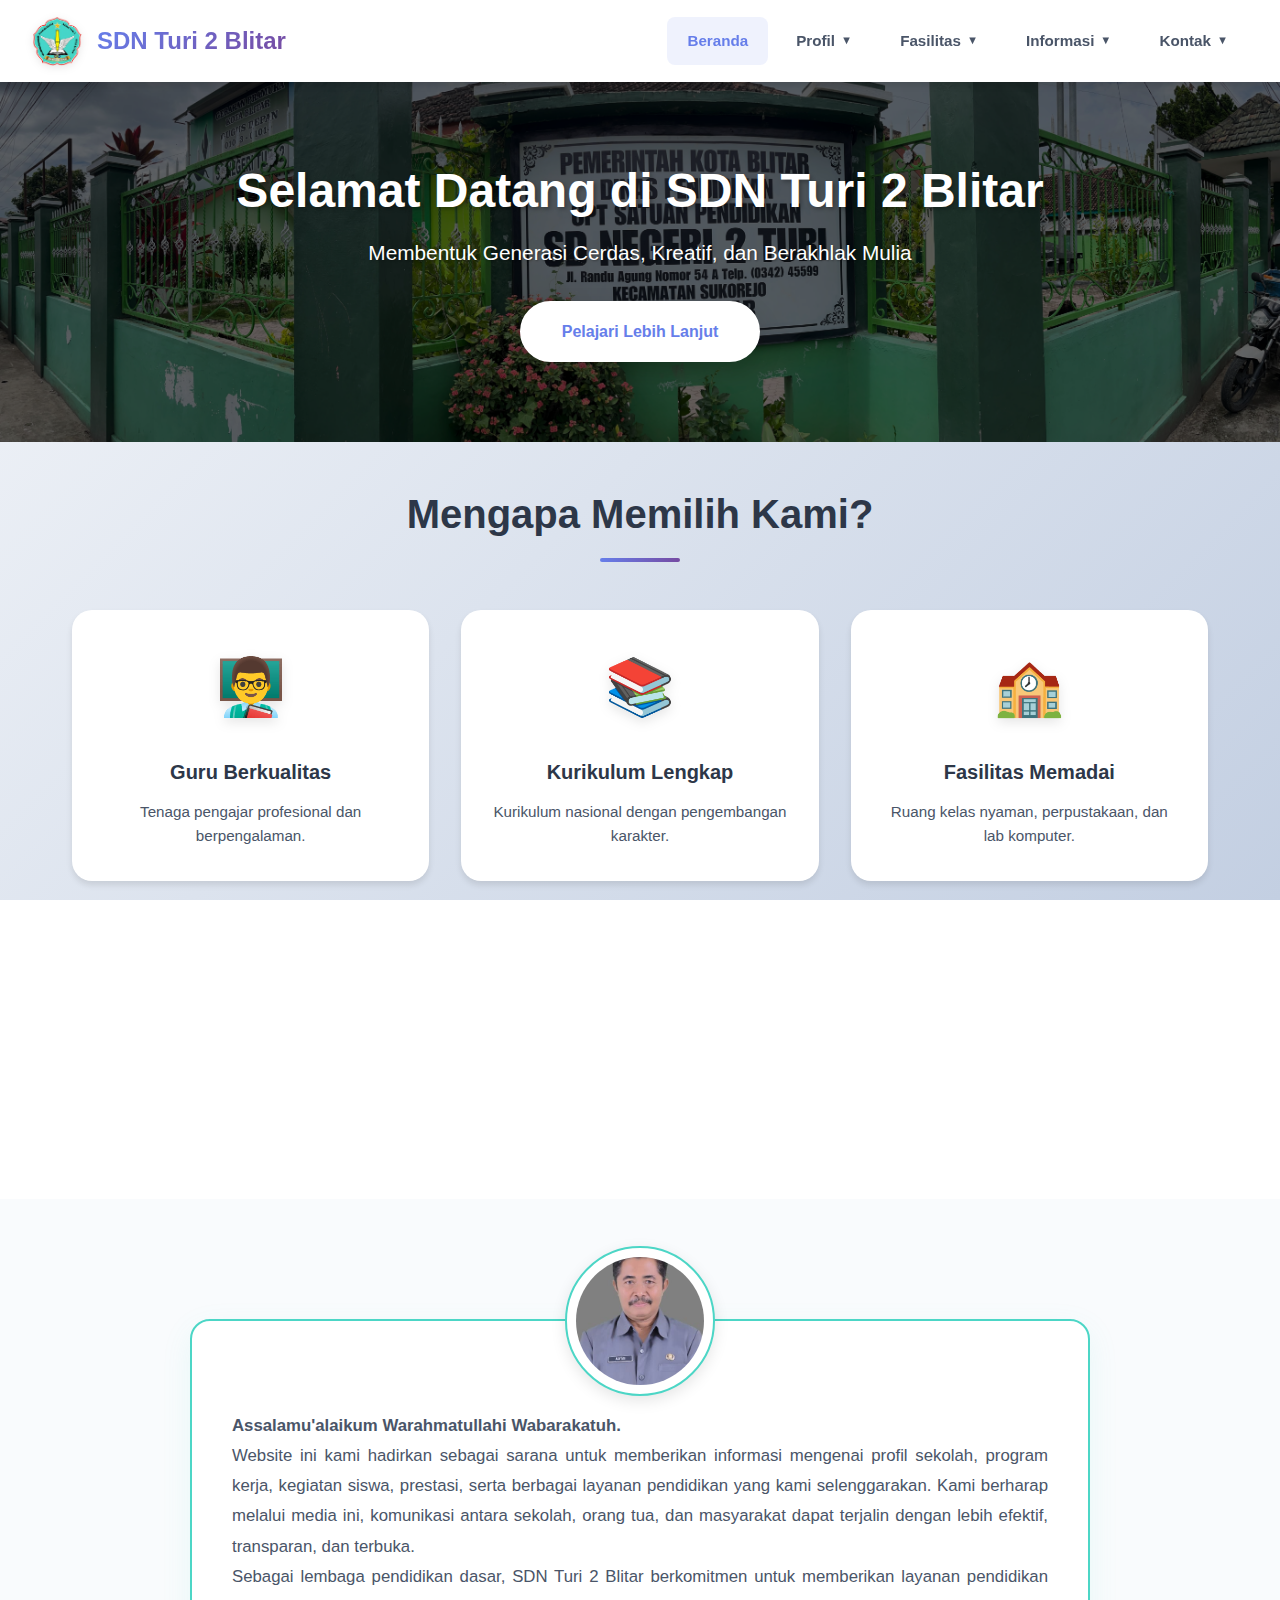
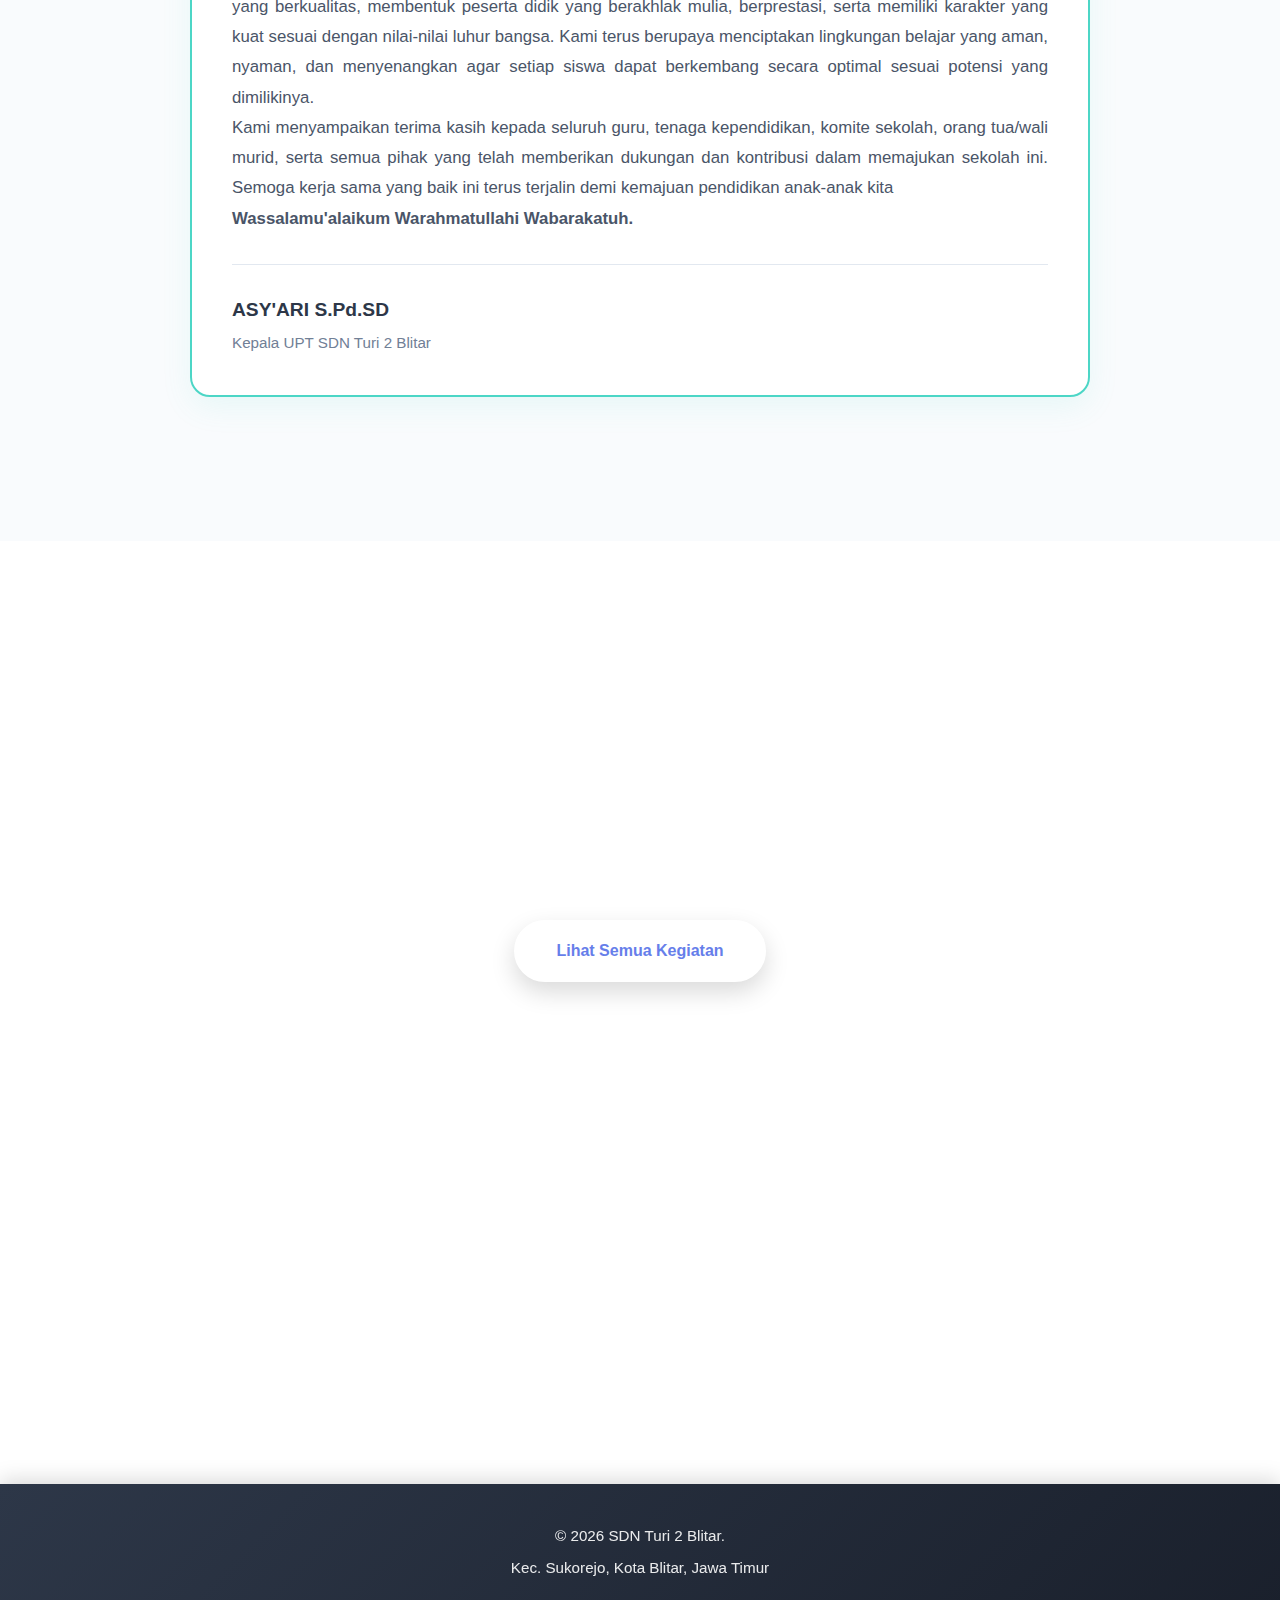
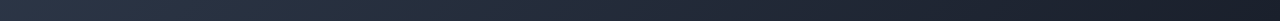
<file: SDN_Turi2/index.html>
<!DOCTYPE html>
<html lang="id">
<head>
    <meta charset="UTF-8">
    <meta name="viewport" content="width=device-width, initial-scale=1.0">
    <title>SDN Turi 2 Blitar - Beranda</title>
    <link rel="stylesheet" href="css/style.css">
    <style>
        /* =========================================
           STYLE KHUSUS SAMBUTAN KEPALA SEKOLAH
           ========================================= */
        .welcome-section {
            padding: 120px 20px 80px 20px; /* Padding atas lebih besar untuk ruang foto */
            background-color: #f9fbfd; /* Background pembeda */
            margin-top: 40px; /* Jarak dari section sebelumnya */
        }

        .welcome-card {
            position: relative;
            background: #ffffff;
            max-width: 900px;
            margin: 0 auto;
            border: 2px solid #4cd6c6; /* Border Tosca */
            border-radius: 20px;
            padding: 90px 40px 40px 40px; 
            box-shadow: 0 10px 30px rgba(76, 214, 198, 0.1);
            text-align: left;
        }

        /* Wrapper Foto Kepala Sekolah */
        .kepsek-img-wrapper {
            position: absolute;
            top: -75px; 
            left: 50%;
            transform: translateX(-50%);
            width: 150px;
            height: 150px;
            background: #fff;
            border-radius: 50%;
            padding: 5px;
            border: 2px solid #4cd6c6;
            box-shadow: 0 5px 15px rgba(0,0,0,0.1);
            z-index: 10;
        }

        .kepsek-img-wrapper img {
            width: 100%;
            height: 100%;
            object-fit: cover;
            border-radius: 50%;
            border: 4px solid #fff;
        }

        /* Icon Kutipan Background */
        .welcome-text {
            position: relative;
            z-index: 1;
            font-size: 1.05rem;
            color: #4a5568;
            line-height: 1.8;
            /* Rata kanan-kiri yang dioptimasi */
            text-align: justify;
            text-justify: inter-word; 
            hyphens: auto; /* Memotong kata panjang dengan tanda hubung jika perlu */
        }

        /* Perbaikan khusus untuk tampilan HP agar tidak ada celah kata yang aneh */
        @media (max-width: 600px) {
            .welcome-text {
                font-size: 0.95rem; /* Sedikit lebih kecil agar muat lebih banyak kata per baris */
                line-height: 1.6;
                text-align: justify;
                /* Opsional: Jika layar terlalu sempit ( < 350px), 
                   terkadang rata kiri lebih aman, tapi kita coba tetap justify dulu */
            }
            
            .welcome-card {
                padding: 80px 20px 30px 20px;
            }
        }

        .divider {
            height: 1px;
            background-color: #e2e8f0;
            margin: 30px 0;
            border: none;
        }

        .kepsek-identity h4 {
            font-size: 1.2rem;
            color: #2d3748;
            margin-bottom: 5px;
            font-weight: 700;
        }

        .kepsek-identity p {
            font-size: 0.95rem;
            color: #718096;
            margin: 0;
        }

        /* Responsive Mobile */
        @media (max-width: 600px) {
            .welcome-card {
                padding: 80px 20px 30px 20px;
            }
            .kepsek-img-wrapper {
                width: 120px;
                height: 120px;
                top: -60px;
            }
        }
    </style>
</head>
<body>
    <header>
        <div class="header-content">
            <div class="logo">
                <div style="display: flex; align-items: center; gap: 15px;">
                    <img src="img/logo-sd.png" alt="Logo SDN Turi 2" style="height: 50px; width: auto;">
                    <h1 style="margin: 0; font-size: 1.5rem; line-height: 1;">SDN Turi 2 Blitar</h1>
                </div>
            </div>
            <nav>
                <ul>
                    <li><a href="index.html">Beranda</a></li>
                    <li class="dropdown">
                        <a href="#" class="dropbtn">Profil</a>
                        <div class="dropdown-content">
                            <a href="profil.html">Profil Sekolah</a>
                            <a href="tentang.html">Tentang Kami</a>
                            <a href="tenaga-kependidikan.html">Guru & Staf</a>
                        </div>
                    </li>
                    <li class="dropdown">
                        <a href="#" class="dropbtn">Fasilitas</a>
                        <div class="dropdown-content">
                            <a href="prasarana.html">Prasarana</a>
                            <a href="perpustakaan.html">Perpustakaan</a>
                        </div>
                    </li>
                    <li class="dropdown">
                        <a href="#" class="dropbtn">Informasi</a>
                        <div class="dropdown-content">
                            <a href="galeri.html">Galeri</a>
                            <a href="kegiatan.html">Kegiatan</a>
                            <a href="syarat-ppdb.html">PPDB</a>
                        </div>
                    </li>
                    <li class="dropdown">
                        <a href="#" class="dropbtn">Kontak</a>
                        <div class="dropdown-content">
                            <a href="kontak.html">Hubungi Kami</a>
                            <a href="alamat.html">Alamat</a>
                        </div>
                    </li>
                </ul>
            </nav>
        </div>
    </header>

    <section class="hero">
        <h2>Selamat Datang di SDN Turi 2 Blitar</h2>
        <p>Membentuk Generasi Cerdas, Kreatif, dan Berakhlak Mulia</p>
        <a href="tentang.html" class="btn">Pelajari Lebih Lanjut</a>
    </section>

    <section class="container" style="margin-bottom: 20px;">
        <h2 class="section-title">Mengapa Memilih Kami?</h2>
        <div class="features">
            <div class="feature-card">
                <div class="feature-icon">👨‍🏫</div>
                <h3>Guru Berkualitas</h3>
                <p>Tenaga pengajar profesional dan berpengalaman.</p>
            </div>
            <div class="feature-card">
                <div class="feature-icon">📚</div>
                <h3>Kurikulum Lengkap</h3>
                <p>Kurikulum nasional dengan pengembangan karakter.</p>
            </div>
            <div class="feature-card">
                <div class="feature-icon">🏫</div>
                <h3>Fasilitas Memadai</h3>
                <p>Ruang kelas nyaman, perpustakaan, dan lab komputer.</p>
            </div>
            <div class="feature-card">
                <div class="feature-icon">🎨</div>
                <h3>Ekstrakurikuler</h3>
                <p>Berbagai pilihan kegiatan bakat dan minat.</p>
            </div>
        </div>
    </section>

    <section class="welcome-section">
        <div class="container">
            <div class="welcome-card">
                <div class="kepsek-img-wrapper">
                    <img src="img/ASY'ARI.jpg" alt="Kepala Sekolah SDN Turi 2">
                </div>

                <div class="welcome-text">
                    <p><strong>Assalamu'alaikum Warahmatullahi Wabarakatuh.</strong></p>
                    
                    <p>
                        Website ini kami hadirkan sebagai sarana untuk memberikan informasi mengenai profil sekolah, program kerja, kegiatan siswa, prestasi, serta berbagai layanan pendidikan yang kami selenggarakan. Kami berharap melalui media ini, komunikasi antara sekolah, orang tua, dan masyarakat dapat terjalin dengan lebih efektif, transparan, dan terbuka.
                    </p>
                    <p>
                        Sebagai lembaga pendidikan dasar, SDN Turi 2 Blitar berkomitmen untuk memberikan layanan pendidikan yang berkualitas, membentuk peserta didik yang berakhlak mulia, berprestasi, serta memiliki karakter yang kuat sesuai dengan nilai-nilai luhur bangsa. Kami terus berupaya menciptakan lingkungan belajar yang aman, nyaman, dan menyenangkan agar setiap siswa dapat berkembang secara optimal sesuai potensi yang dimilikinya.
                    </p>
                    <p>
                        Kami menyampaikan terima kasih kepada seluruh guru, tenaga kependidikan, komite sekolah, orang tua/wali murid, serta semua pihak yang telah memberikan dukungan dan kontribusi dalam memajukan sekolah ini. Semoga kerja sama yang baik ini terus terjalin demi kemajuan pendidikan anak-anak kita
                    </p>
                    
                    <p><strong>Wassalamu'alaikum Warahmatullahi Wabarakatuh.</strong></p>
                </div>

                <hr class="divider">

                <div class="kepsek-identity">
                    <h4>ASY'ARI S.Pd.SD</h4>
                    <p>Kepala UPT SDN Turi 2 Blitar</p>
                </div>
            </div>
        </div>
    </section>

    <section class="activities" id="kegiatan">
        <div class="container">
            <h2 class="section-title">Sekilas Kegiatan</h2>
            <div class="activity-grid">
                <div class="activity-card"><div class="activity-icon">🎵</div><h4>Seni Musik</h4></div>
                <div class="activity-card"><div class="activity-icon">🎨</div><h4>Seni Rupa</h4></div>
                <div class="activity-card"><div class="activity-icon">🕌</div><h4>Keagamaan</h4></div>
            </div>
            <div style="text-align: center; margin-top: 30px;">
                <a href="kegiatan.html" class="btn">Lihat Semua Kegiatan</a>
            </div>
        </div>
    </section>

    <section class="container" id="kontak">
        <h2 class="section-title">Hubungi Kami</h2>
        <div class="contact-info">
            <div class="contact-item">
                <div class="contact-icon">📍</div>
                <h4>Alamat</h4>
                <p>Jl. Turi, Kec. Sukorejo, Kota Blitar</p>
            </div>
            <div class="contact-item">
                <div class="contact-icon">📞</div>
                <h4>Telepon</h4>
                <p>(0342) 801138</p>
            </div>
            <div class="contact-item">
                <div class="contact-icon">✉️</div>
                <h4>Email</h4>
                <p>sdnturi2@gmail.com</p>
            </div>
        </div>
    </section>

    <footer>
         <p>&copy; 2026 SDN Turi 2 Blitar.</p>
        <p>Kec. Sukorejo, Kota Blitar, Jawa Timur</p>
    </footer>
    
    <script src="js/main.js"></script>
</body>
</html>
</file>
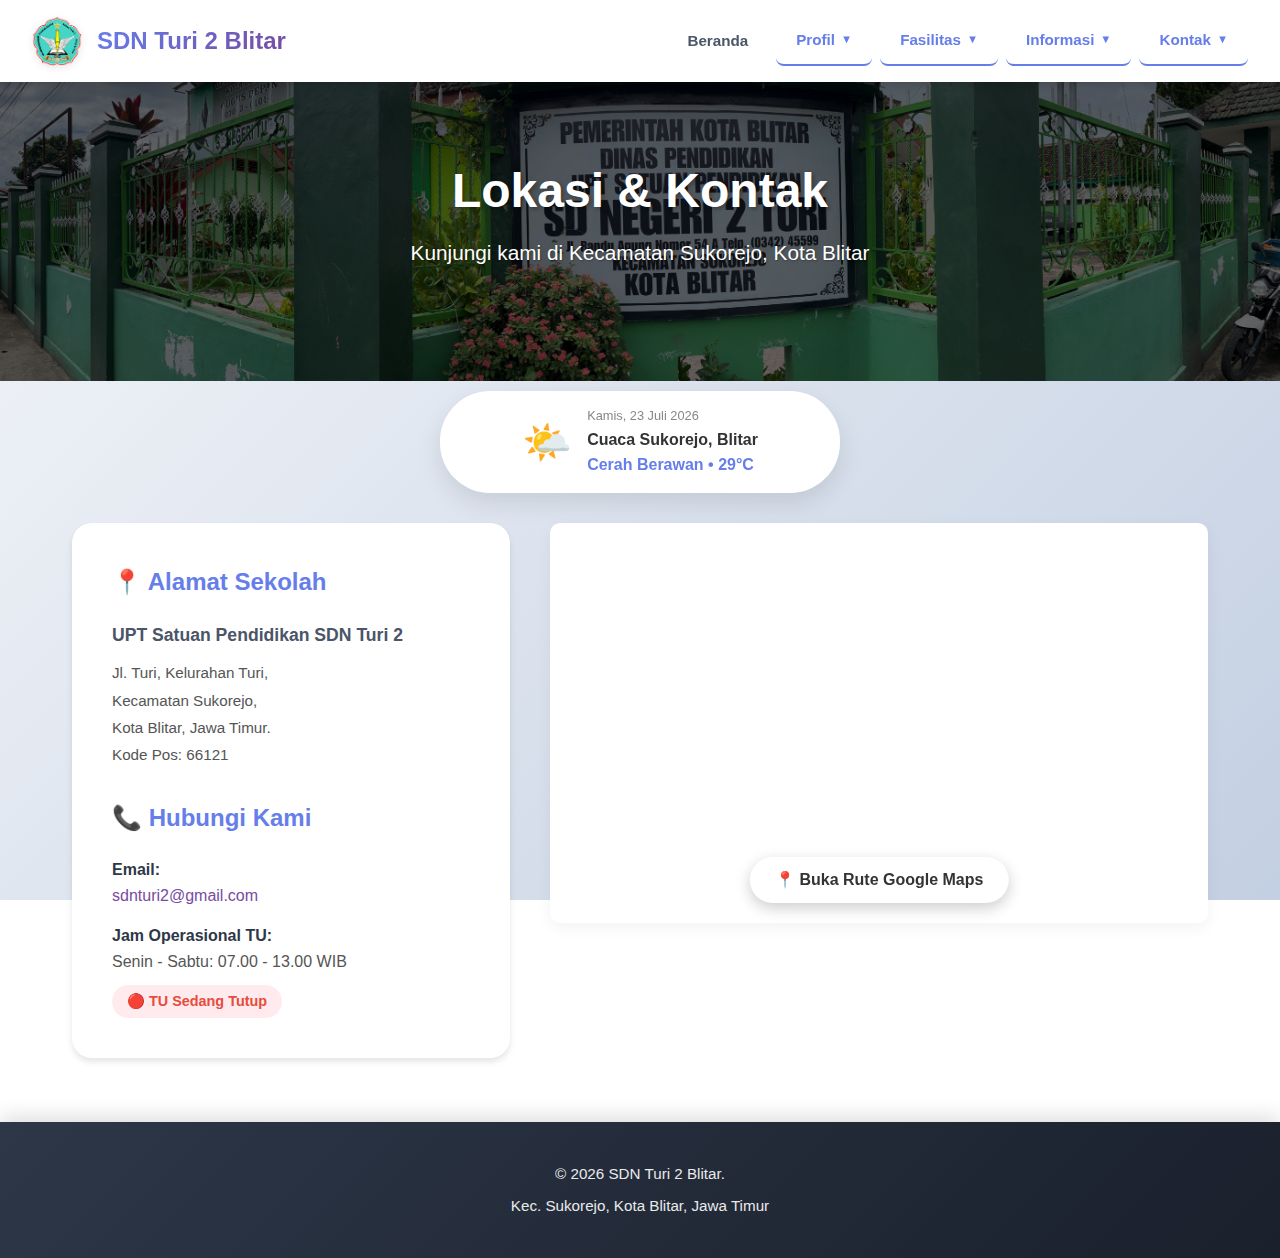
<file: SDN_Turi2/alamat.html>
﻿<!DOCTYPE html>
<html lang="id">
<head>
    <meta charset="UTF-8">
    <meta name="viewport" content="width=device-width, initial-scale=1.0">
    <title>Alamat & Kontak - SDN Turi 2</title>
    <link rel="stylesheet" href="css/style.css">
    <style>
        /* =========================================
           TAMBAHAN PERBAIKAN TATA LETAK MOBILE (MAPS DI ATAS)
           ========================================= */
        
        /* 1. Definisi Grid untuk Desktop (Normal) */
        .features.alamat-grid {
            display: grid;
            grid-template-columns: 1fr 1.5fr; 
            gap: 40px; 
            text-align: left;
        }

        /* 2. Pengaturan Khusus Mobile (Layar Kecil) */
        @media screen and (max-width: 768px) {
            .features.alamat-grid {
                display: flex;       /* Ubah grid jadi flexbox */
                flex-direction: column; /* Tumpuk ke bawah */
                gap: 20px;
            }

            /* Paksa Peta (Maps) naik ke urutan pertama */
            .map-container-mobile {
                order: 1; 
                height: 350px !important; /* Tinggi peta di HP */
            }

            /* Paksa Alamat turun ke urutan kedua */
            .address-card-mobile {
                order: 2;
                padding: 25px !important; 
            }
        }
    </style>
</head>
<body>
    <header>
        <div class="header-content">
            <div class="logo">
                <div style="display: flex; align-items: center; gap: 15px;">
                    <img src="img/logo-sd.png" alt="Logo SDN Turi 2" style="height: 50px; width: auto;">
                    <h1 style="margin: 0; font-size: 1.5rem; line-height: 1;">SDN Turi 2 Blitar</h1>
                </div>
            </div>
            <nav>
                <ul>
                    <li><a href="index.html">Beranda</a></li>
                    <li class="dropdown">
                        <a href="#" class="dropbtn">Profil</a>
                        <div class="dropdown-content">
                            <a href="profil.html">Profil Sekolah</a>
                            <a href="tentang.html">Tentang Kami</a>
                            <a href="tenaga-kependidikan.html">Guru & Staf</a>
                        </div>
                    </li>
                    <li class="dropdown">
                        <a href="#" class="dropbtn">Fasilitas</a>
                        <div class="dropdown-content">
                            <a href="prasarana.html">Prasarana</a>
                            <a href="perpustakaan.html">Perpustakaan</a>
                        </div>
                    </li>
                    <li class="dropdown">
                        <a href="#" class="dropbtn">Informasi</a>
                        <div class="dropdown-content">
                            <a href="galeri.html">Galeri</a>
                            <a href="kegiatan.html">Kegiatan</a>
                            <a href="syarat-ppdb.html">PPDB</a>
                        </div>
                    </li>
                    <li class="dropdown">
                        <a href="#" class="dropbtn">Kontak</a>
                        <div class="dropdown-content">
                            <a href="kontak.html">Hubungi Kami</a>
                            <a href="alamat.html">Alamat</a>
                        </div>
                    </li>
                </ul>
            </nav>
        </div>
    </header>

    <section class="hero">
        <h2>Lokasi & Kontak</h2>
        <p>Kunjungi kami di Kecamatan Sukorejo, Kota Blitar</p>
    </section>

    <section class="container">
        
        <div class="features alamat-grid">
            
            <div class="feature-card address-card-mobile" style="text-align: left; padding: 40px;">
                <h3 style="color: #667eea; margin-bottom: 20px; font-size: 1.5rem;">📍 Alamat Sekolah</h3>
                <p style="font-weight: bold; font-size: 1.1rem; margin-bottom: 10px;">
                    UPT Satuan Pendidikan SDN Turi 2
                </p>
                <p style="line-height: 1.8; color: #555; margin-bottom: 30px;">
                    Jl. Turi, Kelurahan Turi,<br>
                    Kecamatan Sukorejo,<br>
                    Kota Blitar, Jawa Timur.<br>
                    Kode Pos: 66121
                </p>

                <h3 style="color: #667eea; margin-bottom: 20px; font-size: 1.5rem;">📞 Hubungi Kami</h3>
                <div style="margin-bottom: 15px;">
                    <strong>Email:</strong><br>
                    <a href="mailto:sdnturi2@gmail.com" style="color: #764ba2;">sdnturi2@gmail.com</a>
                </div>
                <div>
                    <strong>Jam Operasional TU:</strong><br>
                    <span style="color: #555;">Senin - Sabtu: 07.00 - 13.00 WIB</span>
                </div>
            </div>

            <div class="map-container-mobile" style="background: white; padding: 10px; border-radius: 10px; box-shadow: 0 5px 15px rgba(0,0,0,0.05); height: 400px; position: relative;">
                <iframe 
                    width="100%" 
                    height="100%" 
                    frameborder="0" 
                    style="border:0; border-radius: 10px;" 
                    src="https://www.google.com/maps?q=SDN+Turi+2+Blitar&output=embed" 
                    allowfullscreen>
                </iframe>
            </div>

        </div>

    </section>

    <footer>
         <p>&copy; 2026 SDN Turi 2 Blitar. </p>
        <p>Kec. Sukorejo, Kota Blitar, Jawa Timur</p>
    </footer>

    <script>
        document.addEventListener('DOMContentLoaded', function() {

            // 1. WIDGET CUACA
            const hero = document.querySelector('.hero');
            const weatherWidget = document.createElement('div');
            const date = new Date();
            const dateString = date.toLocaleDateString('id-ID', { weekday: 'long', day: 'numeric', month: 'long', year: 'numeric' });

            Object.assign(weatherWidget.style, {
                background: 'white', maxWidth: '400px', margin: '-30px auto 30px auto',
                padding: '15px 25px', borderRadius: '50px', boxShadow: '0 10px 25px rgba(0,0,0,0.1)',
                display: 'flex', alignItems: 'center', justifyContent: 'center', gap: '15px',
                position: 'relative', zIndex: '10'
            });

            weatherWidget.innerHTML = `
                <div style="font-size: 2.5rem;">🌤️</div>
                <div style="text-align: left;">
                    <div style="font-size: 0.8rem; color: #888;">${dateString}</div>
                    <div style="font-weight: bold; color: #333;">Cuaca Sukorejo, Blitar</div>
                    <div style="color: #667eea; font-weight: bold;">Cerah Berawan • 29°C</div>
                </div>
            `;
            hero.parentNode.insertBefore(weatherWidget, hero.nextSibling);

            // 2. DETEKTOR JAM KERJA
            const operationalDiv = document.querySelector('.address-card-mobile div:last-child');
            if(operationalDiv) {
                const now = new Date();
                const hour = now.getHours();
                const day = now.getDay();
                const isOpen = (day !== 0 && hour >= 7 && hour < 13);
                const statusBadge = document.createElement('div');
                statusBadge.innerHTML = isOpen 
                    ? `<span style="display:inline-block; margin-top:10px; background:#e8f5e9; color:#2ecc71; padding:5px 15px; border-radius:20px; font-weight:bold; font-size:0.9rem;">🟢 TU Buka Sekarang</span>`
                    : `<span style="display:inline-block; margin-top:10px; background:#ffebee; color:#e74c3c; padding:5px 15px; border-radius:20px; font-weight:bold; font-size:0.9rem;">🔴 TU Sedang Tutup</span>`;
                operationalDiv.appendChild(statusBadge);
            }

            // 3. TOMBOL NAVIGASI GPS
            const mapContainer = document.querySelector('.map-container-mobile');
            const gpsBtn = document.createElement('a');
            gpsBtn.href = "https://www.google.com/maps/search/?api=1&query=SDN+Turi+2+Blitar"; 
            gpsBtn.target = "_blank";
            gpsBtn.innerHTML = "📍 Buka Rute Google Maps";
            Object.assign(gpsBtn.style, {
                position: 'absolute', bottom: '20px', left: '50%', transform: 'translateX(-50%)',
                background: 'white', color: '#333', padding: '10px 25px', borderRadius: '30px',
                fontWeight: 'bold', textDecoration: 'none', boxShadow: '0 5px 15px rgba(0,0,0,0.2)',
                zIndex: '5', display: 'flex', alignItems: 'center', gap: '8px', whiteSpace: 'nowrap'
            });
            mapContainer.appendChild(gpsBtn);

            // 4. HEADER & SCROLL
            const header = document.querySelector('header');
            document.querySelectorAll('nav ul li a').forEach(link => {
                if(link.href.includes('alamat.html')) {
                    link.style.color = "#667eea";
                    link.style.borderBottom = "2px solid #667eea";
                }
            });

            window.addEventListener('scroll', () => {
                if (window.scrollY > 50) {
                    header.style.background = "rgba(255, 255, 255, 0.95)";
                    header.style.boxShadow = "0 4px 30px rgba(0, 0, 0, 0.1)";
                    header.style.backdropFilter = "blur(5px)";
                } else {
                    header.style.background = "#ffffff";
                    header.style.boxShadow = "0 2px 10px rgba(0,0,0,0.1)";
                }
            });

            // 5. ANIMASI SCROLL
            const observer = new IntersectionObserver((entries) => {
                entries.forEach(entry => {
                    if (entry.isIntersecting) {
                        entry.target.style.opacity = "1";
                        entry.target.style.transform = "translateY(0)";
                    }
                });
            });

            const animatedElements = document.querySelectorAll('.feature-card, h2, iframe');
            animatedElements.forEach((el, index) => {
                el.style.opacity = "0";
                el.style.transform = "translateY(40px)";
                el.style.transition = `all 0.6s ease-out ${index * 0.1}s`;
                observer.observe(el);
            });
        });
    </script>
    <script src="js/main.js"></script>
</body>
</html>
</file>
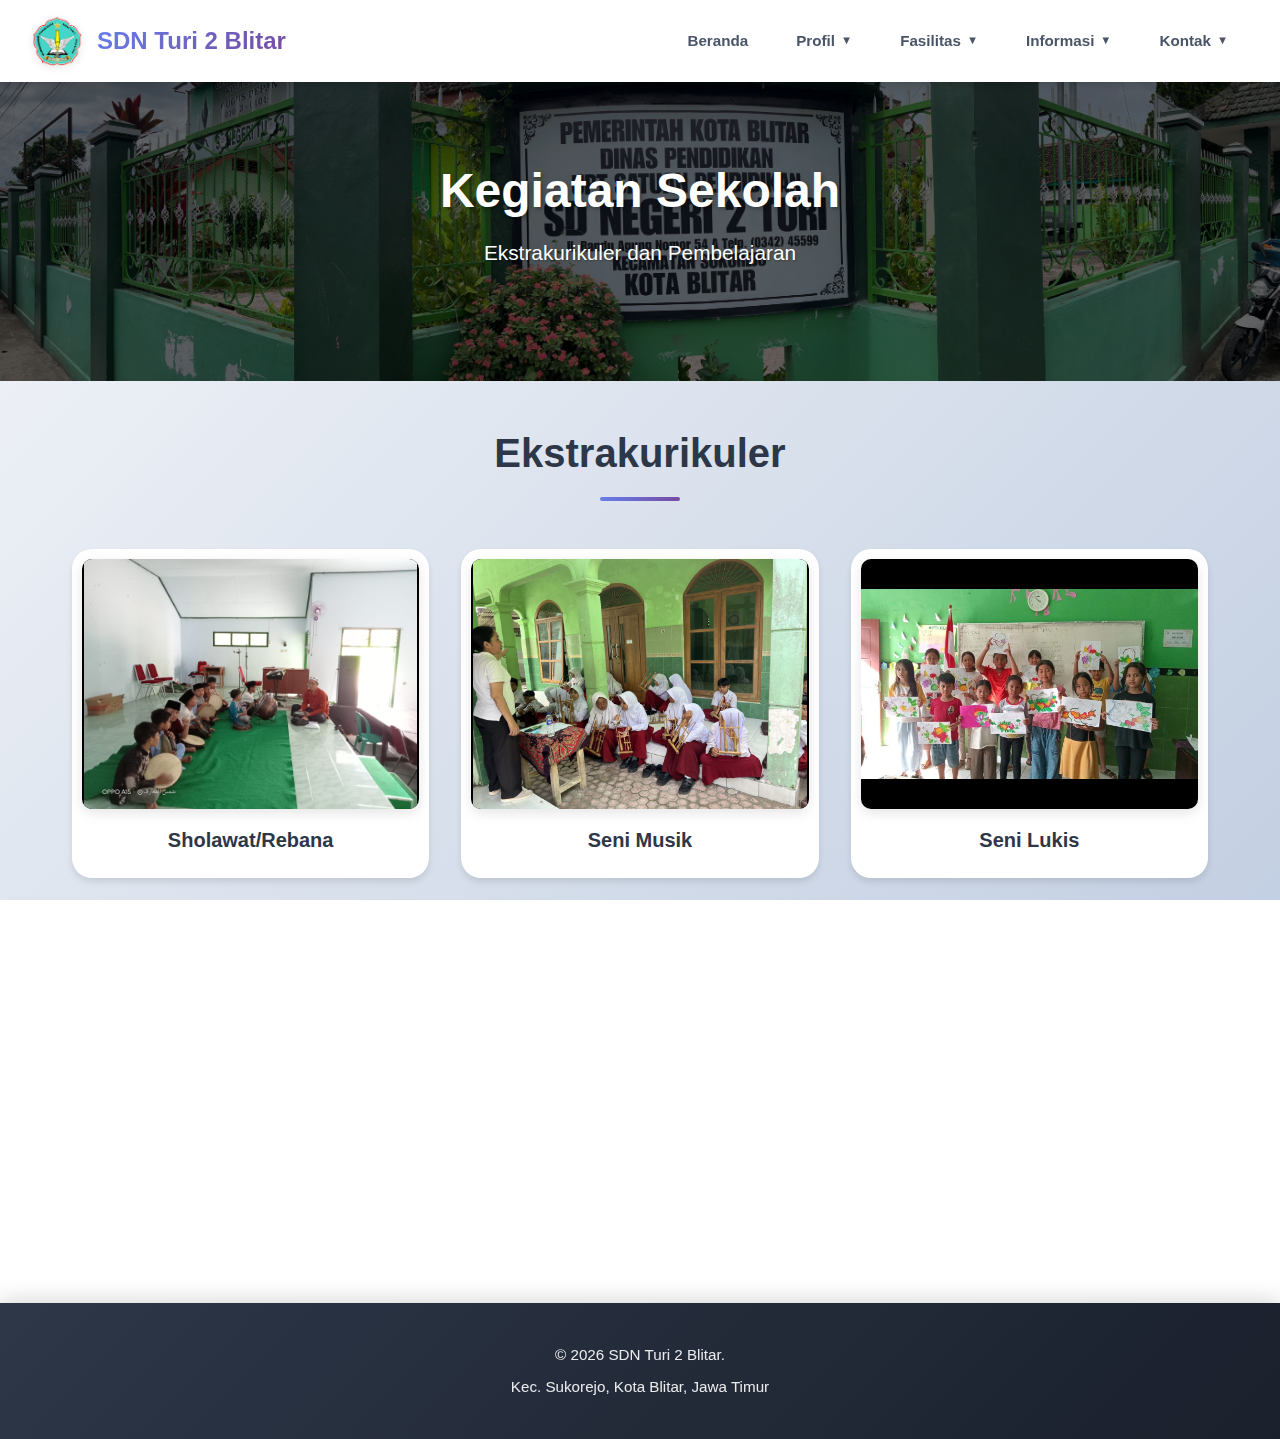
<file: SDN_Turi2/kegiatan.html>
﻿<!DOCTYPE html>
<html lang="id">
<head>
    <meta charset="UTF-8">
    <meta name="viewport" content="width=device-width, initial-scale=1.0">
    <title>Kegiatan - SDN Turi 2</title>
    <link rel="stylesheet" href="css/style.css">
    <style>
        /* =========================================
           CSS UPDATE: SLIDER CAMPURAN (FOTO & VIDEO)
           ========================================= */
        
        .activity-card {
            display: flex;
            flex-direction: column;
            align-items: center;
            justify-content: flex-start;
            text-align: center;
            padding: 10px;
            overflow: hidden;
            position: relative; 
        }

        .activity-icon {
            width: 100%;
            height: 250px; 
            margin-bottom: 15px;
            position: relative;
            overflow: hidden; 
            border-radius: 10px;
            background-color: #f9f9f9; 
        }

        .slider-track {
            display: flex; 
            height: 100%;
            width: 100%;
            transition: transform 0.4s ease-in-out; 
        }

        /* === UPDATE PENTING: Style berlaku untuk IMG dan VIDEO === */
        .slider-track img, 
        .slider-track video {
            width: 100%;       /* Lebar 100% dari container */
            flex-shrink: 0;    /* Jangan menyusut */
            height: 100%;      /* Tinggi penuh */
            object-fit: contain; /* Gambar/Video utuh */
            display: block;
            background: #000; /* Background hitam untuk video agar estetik */
        }

        .slider-btn {
            position: absolute;
            top: 50%;
            transform: translateY(-50%);
            background: rgba(0, 0, 0, 0.5); 
            color: white;
            border: none;
            width: 35px;
            height: 35px;
            border-radius: 50%;
            font-size: 18px;
            cursor: pointer;
            z-index: 10;
            display: flex;
            align-items: center;
            justify-content: center;
            opacity: 0; 
            transition: opacity 0.3s, background 0.3s;
        }

        .slider-btn:hover {
            background: rgba(0, 0, 0, 0.8);
        }

        .activity-card:hover .slider-btn {
            opacity: 1;
        }

        .prev-btn { left: 10px; }
        .next-btn { right: 10px; }

        .activity-card:hover .slider-track img {
            transform: scale(1.05);
            transition: transform 0.3s;
        }

        /* Ikon di dalam Modal Pop-up */
        #modalIcon img, #modalIcon video {
            width: 100%; 
            max-width: 300px;
            height: auto;
            object-fit: contain;
            border-radius: 10px;
        }
    </style>
</head>
<body>
    <header>
        <div class="header-content">
            <div class="logo">
                <div style="display: flex; align-items: center; gap: 15px;">
                    <img src="img/logo-sd.png" alt="Logo SDN Turi 2" style="height: 50px; width: auto;">
                    <h1 style="margin: 0; font-size: 1.5rem; line-height: 1;">SDN Turi 2 Blitar</h1>
                </div>
            </div>
            <nav>
                <ul>
                    <li><a href="index.html">Beranda</a></li>
                    <li class="dropdown">
                        <a href="#" class="dropbtn">Profil</a>
                        <div class="dropdown-content">
                            <a href="profil.html">Profil Sekolah</a>
                            <a href="tentang.html">Tentang Kami</a>
                            <a href="tenaga-kependidikan.html">Guru & Staf</a>
                        </div>
                    </li>
                    <li class="dropdown">
                        <a href="#" class="dropbtn">Fasilitas</a>
                        <div class="dropdown-content">
                            <a href="prasarana.html">Prasarana</a>
                            <a href="perpustakaan.html">Perpustakaan</a>
                        </div>
                    </li>
                    <li class="dropdown">
                        <a href="#" class="dropbtn">Informasi</a>
                        <div class="dropdown-content">
                            <a href="galeri.html">Galeri</a>
                            <a href="kegiatan.html">Kegiatan</a>
                            <a href="syarat-ppdb.html">PPDB</a>
                        </div>
                    </li>
                    <li class="dropdown">
                        <a href="#" class="dropbtn">Kontak</a>
                        <div class="dropdown-content">
                            <a href="kontak.html">Hubungi Kami</a>
                            <a href="alamat.html">Alamat</a>
                        </div>
                    </li>
                </ul>
            </nav>
        </div>
    </header>

    <section class="hero">
        <h2>Kegiatan Sekolah</h2>
        <p>Ekstrakurikuler dan Pembelajaran</p>
    </section>

    <section class="activities">
        <div class="container">
            <h2 class="section-title">Ekstrakurikuler</h2>
            <div class="activity-grid">
                
                <div class="activity-card">
                    <div class="activity-icon">
                        <div class="slider-track">
                            <img src="img/rebana.jpeg" alt="Rebana 1">
                            
                            <img src="img/Rebana1.jpeg" alt="Rebana 3">
                            
                            <img src="img/rebana3.jpeg" alt="Rebana 3"> 
                        </div>
                        <button class="slider-btn prev-btn">&#10094;</button>
                        <button class="slider-btn next-btn">&#10095;</button>
                    </div>
                    <h4>Sholawat/Rebana</h4>
                </div>
                
                <div class="activity-card">
                    <div class="activity-icon">
                        <div class="slider-track">
                            <img src="img/angklung.jpg" alt="Musik">
                            <img src="img/angklung2.jpg" alt="Musik">
                            <img src="img/ruanganseni1.jpg" alt="Musik">
                           
                        </div>
                        <button class="slider-btn prev-btn">&#10094;</button>
                        <button class="slider-btn next-btn">&#10095;</button>
                    </div>
                    <h4>Seni Musik</h4>
                </div>
                
                <div class="activity-card">
                    <div class="activity-icon">
                        <div class="slider-track">
                            <img src="img/seni-lukis.jpg" alt="Seni Lukis">
                            
                            <img src="img/lukis1.jpeg" alt="Tari 2">
                        </div>
                         <button class="slider-btn prev-btn">&#10094;</button>
                         <button class="slider-btn next-btn">&#10095;</button>
                    </div>
                    <h4>Seni Lukis</h4>
                </div>
                
                <div class="activity-card">
                    <div class="activity-icon">
                        <div class="slider-track">
                            
                            <img src="img/Tari.jpeg" alt="Tari">
                            
                        </div>
                        <button class="slider-btn prev-btn">&#10094;</button>
                        <button class="slider-btn next-btn">&#10095;</button>
                    </div>
                    <h4>Tari</h4>
                </div>
                
                <div class="activity-card">
                    <div class="activity-icon">
                        <div class="slider-track">
                            <img src="img/karawitan.jpeg" alt="Karawitan">
                            <img src="img/ruanganseni1.jpg" alt="Musik">
                        </div>
                        <button class="slider-btn prev-btn">&#10094;</button>
                        <button class="slider-btn next-btn">&#10095;</button>
                    </div>
                    <h4>Karawitan</h4>
                </div>

                
                
                <div class="activity-card">
                    <div class="activity-icon">
                        <div class="slider-track">
                            <img src="img/pramuka1.jpg" alt="Pramuka">
                            <img src="img/pramuka2.jpeg" alt="Pramuka 2">
                            <video controls>
                                <source src="img/pramuka.mp4" type="video/mp4">
                                Browser Anda tidak mendukung tag video.
                            </video>
                        </div>
                        <button class="slider-btn prev-btn">&#10094;</button>
                        <button class="slider-btn next-btn">&#10095;</button>
                    </div>
                    <h4>Pramuka</h4>
                </div>

            </div>
        </div>
    </section>
    
    <script>
        document.addEventListener('DOMContentLoaded', function() {

    const cards = document.querySelectorAll('.activity-card');

    // ==========================================
    // 1. LOGIKA SLIDER
    // ==========================================
    cards.forEach(card => {
        const track = card.querySelector('.slider-track');
        if (!track) return;

        const slides = track.querySelectorAll('img, video'); 
        const nextBtn = card.querySelector('.next-btn');
        const prevBtn = card.querySelector('.prev-btn');
        let currentIndex = 0;

        if (slides.length <= 1) {
            if(nextBtn) nextBtn.style.display = 'none';
            if(prevBtn) prevBtn.style.display = 'none';
        } else {
            nextBtn.addEventListener('click', (e) => {
                e.stopPropagation();
                pauseAllVideos(track);
                currentIndex = (currentIndex + 1) % slides.length;
                track.style.transform = `translateX(-${currentIndex * 100}%)`;
            });

            prevBtn.addEventListener('click', (e) => {
                e.stopPropagation();
                pauseAllVideos(track);
                currentIndex = (currentIndex - 1 + slides.length) % slides.length;
                track.style.transform = `translateX(-${currentIndex * 100}%)`;
            });
        }

        function pauseAllVideos(container) {
            const videos = container.querySelectorAll('video');
            videos.forEach(vid => vid.pause());
        }
    });

    // ==========================================
    // 2. MODAL POP-UP (FIXED)
    // ==========================================
    const modalOverlay = document.createElement('div');
    Object.assign(modalOverlay.style, {
        position: 'fixed', top: '0', left: '0', width: '100%', height: '100%',
        background: 'rgba(0,0,0,0.8)', zIndex: '2000', display: 'none',
        justifyContent: 'center', alignItems: 'center', backdropFilter: 'blur(5px)'
    });

    const modalContent = document.createElement('div');
    Object.assign(modalContent.style, {
        background: 'white', padding: '30px', borderRadius: '15px',
        maxWidth: '500px', width: '90%', textAlign: 'center', position: 'relative',
        boxShadow: '0 10px 25px rgba(0,0,0,0.2)'
    });

    modalContent.innerHTML = `
        <span id="closeModal" style="position: absolute; top: 15px; right: 20px; font-size: 24px; cursor: pointer; color: #888;">&times;</span>
        <div id="modalIcon" style="margin-bottom: 15px; display: flex; justify-content: center;"></div>
        <h3 id="modalTitle" style="color: #667eea; margin-bottom: 10px; font-size: 1.8rem;"></h3>
        <p id="modalDesc" style="color: #555; margin-bottom: 20px; line-height: 1.6;"></p>
        <div style="background: #f4f7f6; padding: 15px; border-radius: 10px; border-left: 5px solid #667eea; text-align: left;">
            <strong>📅 Jadwal Latihan:</strong><br>
            <span id="modalSchedule">Setiap Sabtu, 15.00 WIB</span><br>
            <span style="font-size: 0.85rem; color: #777;">Tempat: Area Sekolah</span>
        </div>
        <button id="btnTutupModal" style="margin-top: 20px; background: #667eea; color: white; border: none; padding: 10px 30px; border-radius: 20px; cursor: pointer;">Tutup</button>
    `;

    modalOverlay.appendChild(modalContent);
    document.body.appendChild(modalOverlay);

    cards.forEach(card => {
        card.addEventListener('click', (e) => {
            // Jangan buka modal jika klik tombol navigasi atau video
            if (e.target.classList.contains('slider-btn') || e.target.tagName === 'VIDEO') return;

            const title = card.querySelector('h4').innerText;
            const firstImg = card.querySelector('.slider-track img');
            
            // Set Gambar di Modal
            const modalIconContainer = document.getElementById('modalIcon');
            modalIconContainer.innerHTML = '';
            if (firstImg) {
                const imgClone = firstImg.cloneNode(true);
                imgClone.style.maxWidth = "100%";
                imgClone.style.height = "auto";
                imgClone.style.borderRadius = "10px";
                modalIconContainer.appendChild(imgClone);
            }

            // Atur Jadwal & Deskripsi
            let schedule = "Setiap Sabtu, 15.00 WIB";
            let desc = "Kegiatan ini bertujuan untuk melatih bakat dan minat siswa.";

            const t = title.toLowerCase();
            if(t.includes('sholawat') || t.includes('rebana')) { 
                schedule = "Jumat, 13.00 WIB"; 
                desc = "Latihan seni musik Islami dan pembacaan sholawat."; 
            } else if(t.includes('musik')) { 
                schedule = "Rabu, 14.00 WIB"; 
                desc = "Eksplorasi alat musik tradisional dan modern."; 
            } else if(t.includes('pramuka')) { 
                schedule = "Sabtu, 10.00 WIB"; 
                desc = "Kegiatan kepanduan untuk membentuk karakter disiplin."; 
            } else if(t.includes('lukis')) { 
                schedule = "Selasa, 14.00 WIB"; 
                desc = "Mengasah kreativitas melalui seni lukis dan gambar."; 
            } else if(t.includes('tari')) { 
                schedule = "Kamis, 13.30 WIB"; 
                desc = "Melestarikan budaya melalui gerak tari tradisional."; 
            } else if(t.includes('karawitan')) { 
                schedule = "Senin, 14.00 WIB"; 
                desc = "Latihan memainkan alat musik gamelan Jawa."; 
            }

            document.getElementById('modalTitle').innerText = title;
            document.getElementById('modalDesc').innerText = desc;
            document.getElementById('modalSchedule').innerText = schedule;
            modalOverlay.style.display = 'flex';
        });
    });

    // Tutup Modal
    document.getElementById('closeModal').onclick = () => modalOverlay.style.display = 'none';
    document.getElementById('btnTutupModal').onclick = () => modalOverlay.style.display = 'none';
    window.onclick = (e) => { if(e.target === modalOverlay) modalOverlay.style.display = 'none'; };

    // ==========================================
    // 3. ANIMASI HEADER & SCROLL
    // ==========================================
    const header = document.querySelector('header');
    window.addEventListener('scroll', () => {
        if (window.scrollY > 50) {
            header.style.background = "rgba(255, 255, 255, 0.95)";
            header.style.boxShadow = "0 4px 30px rgba(0, 0, 0, 0.1)";
        } else {
            header.style.background = "#ffffff";
            header.style.boxShadow = "0 2px 10px rgba(0,0,0,0.1)";
        }
    });

    // Animasi Muncul Card
    const observer = new IntersectionObserver((entries) => {
        entries.forEach(entry => {
            if (entry.isIntersecting) {
                entry.target.style.opacity = "1";
                entry.target.style.transform = "translateY(0)";
            }
        });
    });

    cards.forEach((el, index) => {
        el.style.opacity = "0";
        el.style.transform = "translateY(50px)";
        el.style.transition = `all 0.5s ease-out ${index * 0.1}s`; 
        observer.observe(el);
    });
});
    </script>
    <footer>
         <p>&copy; 2026 SDN Turi 2 Blitar.</p>
        <p>Kec. Sukorejo, Kota Blitar, Jawa Timur</p>
    </footer>
    <script src="js/main.js"></script>
</body>
</html>
</file>
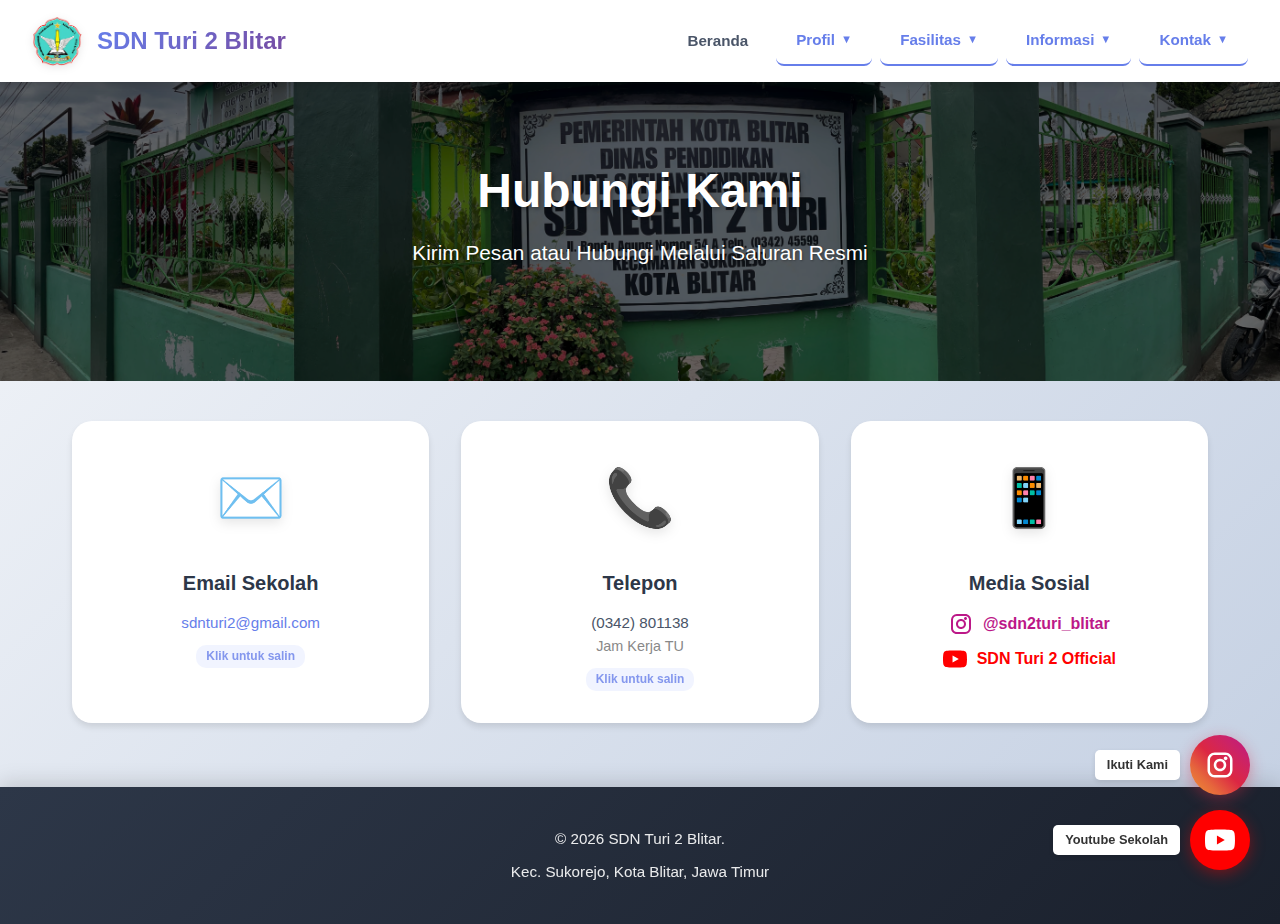
<file: SDN_Turi2/kontak.html>
﻿<!DOCTYPE html>
<html lang="id">
<head>
    <meta charset="UTF-8">
    <meta name="viewport" content="width=device-width, initial-scale=1.0">
    <title>Hubungi Kami - SDN Turi 2</title>
    <link rel="stylesheet" href="css/style.css">
    </head>
<body>
    <header>
        <div class="header-content">
            <div class="logo">
                <div style="display: flex; align-items: center; gap: 15px;">
                    <img src="img/logo-sd.png" alt="Logo SDN Turi 2" style="height: 50px; width: auto;">
                    <h1 style="margin: 0; font-size: 1.5rem; line-height: 1;">SDN Turi 2 Blitar</h1>
                </div>
            </div>
            <nav>
                <ul>
                    <li><a href="index.html">Beranda</a></li>
                    <li class="dropdown">
                        <a href="#" class="dropbtn">Profil</a>
                        <div class="dropdown-content">
                            <a href="profil.html">Profil Sekolah</a>
                            <a href="tentang.html">Tentang Kami</a>
                            <a href="tenaga-kependidikan.html">Guru & Staf</a>
                        </div>
                    </li>
                    <li class="dropdown">
                        <a href="#" class="dropbtn">Fasilitas</a>
                        <div class="dropdown-content">
                            <a href="prasarana.html">Prasarana</a>
                            <a href="perpustakaan.html">Perpustakaan</a>
                        </div>
                    </li>
                    <li class="dropdown">
                        <a href="#" class="dropbtn">Informasi</a>
                        <div class="dropdown-content">
                            <a href="galeri.html">Galeri</a>
                            <a href="kegiatan.html">Kegiatan</a>
                            <a href="syarat-ppdb.html">PPDB</a>
                        </div>
                    </li>
                    <li class="dropdown">
                        <a href="#" class="dropbtn">Kontak</a>
                        <div class="dropdown-content">
                            <a href="kontak.html">Hubungi Kami</a>
                            <a href="alamat.html">Alamat</a>
                        </div>
                    </li>
                </ul>
            </nav>
        </div>
    </header>

    <section class="hero">
        <h2>Hubungi Kami</h2>
        <p>Kirim Pesan atau Hubungi Melalui Saluran Resmi</p>
    </section>

    <section class="container">
        
        <div class="features" style="margin-bottom: 30px;">
            <div class="feature-card">
                <div class="feature-icon">✉️</div>
                <h3>Email Sekolah</h3>
                <p><a href="mailto:sdnturi2@gmail.com" style="color: #667eea;">sdnturi2@gmail.com</a></p>
            </div>
            <div class="feature-card">
                <div class="feature-icon">📞</div>
                <h3>Telepon</h3>
                <p>(0342) 801138</p>
                <p style="font-size: 0.9rem; color: #888;">Jam Kerja TU</p>
            </div>
            <div class="feature-card">
                <div class="feature-icon">📱</div>
                <h3>Media Sosial</h3>
                
                <div style="display: flex; align-items: center; justify-content: center; gap: 10px; margin-bottom: 10px;">
                    <svg width="24" height="24" viewBox="0 0 24 24" fill="#bc1888">
                        <path d="M7.8,2H16.2C19.4,2 22,4.6 22,7.8V16.2A5.8,5.8 0 0,1 16.2,22H7.8C4.6,22 2,19.4 2,16.2V7.8A5.8,5.8 0 0,1 7.8,2m0,2C5.7,4 4,5.7 4,7.8V16.2C4,18.3 5.7,20 7.8,20H16.2C18.3,20 20,18.3 20,16.2V7.8C20,5.7 18.3,4 16.2,4H7.8M12,7C14.8,7 17,9.2 17,12C17,14.8 14.8,17 12,17C9.2,17 7,14.8 7,12C7,9.2 9.2,7 12,7M12,9C10.3,9 9,10.3 9,12C9,13.7 10.3,15 12,15C13.7,15 15,13.7 15,12C15,10.3 13.7,9 12,9M16.5,5.1C17.3,5.1 18,5.8 18,6.6C18,7.4 17.3,8.1 16.5,8.1C15.7,8.1 15,7.4 15,6.6C15,5.8 15.7,5.1 16.5,5.1Z"/>
                    </svg>
                    <a href="https://www.instagram.com/sdn2turi_blitar/" target="_blank" style="color: #bc1888; font-weight: bold; text-decoration: none;">@sdn2turi_blitar</a>
                </div>

                <div style="display: flex; align-items: center; justify-content: center; gap: 10px;">
                    <svg width="24" height="24" viewBox="0 0 24 24" fill="#FF0000">
                        <path d="M23.498 6.186a3.016 3.016 0 0 0-2.122-2.136C19.505 3.545 12 3.545 12 3.545s-7.505 0-9.377.505A3.017 3.017 0 0 0 .502 6.186C0 8.07 0 12 0 12s0 3.93.502 5.814a3.016 3.016 0 0 0 2.122 2.136c1.871.505 9.376.505 9.376.505s7.505 0 9.377-.505a3.015 3.015 0 0 0 2.122-2.136C24 15.93 24 12 24 12s0-3.93-.502-5.814zM9.545 15.568V8.432L15.818 12l-6.273 3.568z"/>
                    </svg>
                    <a href="https://www.youtube.com/channel/UCxtTjXpmd6FBqj75F9Cst_A" target="_blank" style="color: #FF0000; font-weight: bold; text-decoration: none;">SDN Turi 2 Official</a>
                </div>

            </div>
        </div>

        </section>

    <footer>
        <p>&copy; 2026 SDN Turi 2 Blitar.</p>
        <p>Kec. Sukorejo, Kota Blitar, Jawa Timur</p>
    </footer>

    <script>
        document.addEventListener('DOMContentLoaded', function() {

            // ==========================================
            // 1. PENANGANAN FORMULIR DIHAPUS
            // ==========================================
            // Kode JavaScript untuk menangani pengiriman formulir, 
            // validasi, dan modal sukses telah dihapus karena 
            // elemen formulirnya sudah tidak ada.

            function showToast(msg, type) {
                const toast = document.createElement('div');
                toast.innerText = msg;
                const bg = type === 'success' ? '#333' : '#e74c3c';
                Object.assign(toast.style, { position: 'fixed', bottom: '30px', left: '50%', transform: 'translateX(-50%)', background: bg, color: 'white', padding: '12px 25px', borderRadius: '30px', boxShadow: '0 5px 15px rgba(0,0,0,0.2)', zIndex: '10000', fontSize: '0.9rem', animation: 'fadeInUp 0.3s forwards' });
                document.body.appendChild(toast);
                setTimeout(() => { toast.style.opacity = '0'; setTimeout(() => toast.remove(), 500); }, 3000);
            }

            // ==========================================
            // 2. FITUR "KLIK UNTUK SALIN" (TETAP DIPERTAHANKAN)
            // ==========================================
            const contactCards = document.querySelectorAll('.features .feature-card');
            if(contactCards[0]) setupCopyFeature(contactCards[0], "sdnturi2@gmail.com", "📧 Email berhasil disalin!");
            if(contactCards[1]) setupCopyFeature(contactCards[1], "03421234567", "📞 Nomor Telepon disalin!");

            function setupCopyFeature(card, textToCopy, successMsg) {
                card.style.cursor = "pointer";
                card.setAttribute('title', 'Klik untuk menyalin');
                const hint = document.createElement('div');
                hint.innerText = "Klik untuk salin";
                Object.assign(hint.style, { fontSize: '0.75rem', color: '#667eea', marginTop: '10px', fontWeight: 'bold', opacity: '0.8', background: '#eef2ff', display: 'inline-block', padding: '2px 10px', borderRadius: '10px' });
                card.appendChild(hint);
                card.addEventListener('click', (e) => {
                    if(e.target.tagName === 'A') return;
                    navigator.clipboard.writeText(textToCopy).then(() => {
                        const originalBg = card.style.background;
                        card.style.background = "#d1fae5";
                        card.style.transform = "scale(0.98)";
                        setTimeout(() => { card.style.background = "white"; card.style.transform = "scale(1)"; }, 200);
                        showToast(successMsg, "success");
                    });
                });
            }

            // ==========================================
            // 3. FLOATING BUTTONS (YOUTUBE & INSTAGRAM) (TETAP DIPERTAHANKAN)
            // ==========================================
            const fullWebLink = "https://www.instagram.com/sdn2turi_blitar?igsh=MXIyeDdpc3RkN3YwYw==";
            const igUsername = "sdn2turi_blitar"; 
            const isMobile = /iPhone|iPad|iPod|Android/i.test(navigator.userAgent);
            const igLink = isMobile ? `instagram://user?username=${igUsername}` : fullWebLink;

            const staticIgLink = document.querySelector('a[href*="instagram.com"]');
            if(staticIgLink) {
                staticIgLink.href = igLink; 
                if(!isMobile) staticIgLink.target = "_blank";
            }

            const ytBtn = document.createElement('a');
            ytBtn.href = "https://www.youtube.com/channel/UCxtTjXpmd6FBqj75F9Cst_A"; 
            ytBtn.target = "_blank";
            ytBtn.innerHTML = `<svg width="30" height="30" viewBox="0 0 24 24" fill="white"><path d="M23.498 6.186a3.016 3.016 0 0 0-2.122-2.136C19.505 3.545 12 3.545 12 3.545s-7.505 0-9.377.505A3.017 3.017 0 0 0 .502 6.186C0 8.07 0 12 0 12s0 3.93.502 5.814a3.016 3.016 0 0 0 2.122 2.136c1.871.505 9.376.505 9.376.505s7.505 0 9.377-.505a3.015 3.015 0 0 0 2.122-2.136C24 15.93 24 12 24 12s0-3.93-.502-5.814zM9.545 15.568V8.432L15.818 12l-6.273 3.568z"/></svg>`;
            Object.assign(ytBtn.style, {
                position: 'fixed', bottom: '30px', right: '30px',
                width: '60px', height: '60px', background: '#FF0000', color: 'white',
                borderRadius: '50%', display: 'flex', justifyContent: 'center', alignItems: 'center',
                boxShadow: '0 4px 15px rgba(255, 0, 0, 0.4)', zIndex: '999',
                cursor: 'pointer', transition: 'all 0.3s'
            });

            const igBtn = document.createElement('a');
            igBtn.href = igLink; 
            if(!isMobile) igBtn.target = "_blank";
            igBtn.innerHTML = `<svg width="30" height="30" viewBox="0 0 24 24" fill="white"><path d="M7.8,2H16.2C19.4,2 22,4.6 22,7.8V16.2A5.8,5.8 0 0,1 16.2,22H7.8C4.6,22 2,19.4 2,16.2V7.8A5.8,5.8 0 0,1 7.8,2m0,2C5.7,4 4,5.7 4,7.8V16.2C4,18.3 5.7,20 7.8,20H16.2C18.3,20 20,18.3 20,16.2V7.8C20,5.7 18.3,4 16.2,4H7.8M12,7C14.8,7 17,9.2 17,12C17,14.8 14.8,17 12,17C9.2,17 7,14.8 7,12C7,9.2 9.2,7 12,7M12,9C10.3,9 9,10.3 9,12C9,13.7 10.3,15 12,15C13.7,15 15,13.7 15,12C15,10.3 13.7,9 12,9M16.5,5.1C17.3,5.1 18,5.8 18,6.6C18,7.4 17.3,8.1 16.5,8.1C15.7,8.1 15,7.4 15,6.6C15,5.8 15.7,5.1 16.5,5.1Z"/></svg>`;
            Object.assign(igBtn.style, {
                position: 'fixed', bottom: '105px', right: '30px',
                width: '60px', height: '60px',
                background: 'linear-gradient(45deg, #f09433 0%, #e6683c 25%, #dc2743 50%, #cc2366 75%, #bc1888 100%)', 
                color: 'white', borderRadius: '50%', display: 'flex', justifyContent: 'center', alignItems: 'center',
                boxShadow: '0 4px 15px rgba(220, 39, 67, 0.4)', zIndex: '999',
                cursor: 'pointer', transition: 'all 0.3s'
            });

            [ytBtn, igBtn].forEach(btn => {
                btn.addEventListener('mouseover', () => btn.style.transform = "scale(1.1) rotate(10deg)");
                btn.addEventListener('mouseout', () => btn.style.transform = "scale(1) rotate(0)");
            });

            function createTooltip(text, btn) {
                const tooltip = document.createElement('div');
                tooltip.innerText = text;
                Object.assign(tooltip.style, {
                    position: 'absolute', right: '70px', background: 'white', color: '#333',
                    padding: '5px 12px', borderRadius: '5px', fontSize: '0.8rem', fontWeight: 'bold',
                    boxShadow: '0 2px 5px rgba(0,0,0,0.1)', whiteSpace: 'nowrap'
                });
                btn.appendChild(tooltip);
            }
            createTooltip("Youtube Sekolah", ytBtn);
            createTooltip("Ikuti Kami", igBtn);

            document.body.appendChild(ytBtn);
            document.body.appendChild(igBtn);

            // ==========================================
            // 4. HEADER & SCROLL EFFECTS (TETAP DIPERTAHANKAN)
            // ==========================================
            const menuItems = document.querySelectorAll('nav ul li a');
            menuItems.forEach(link => {
                if(link.href.includes('kontak.html')) {
                    link.style.color = "#667eea";
                    link.style.borderBottom = "2px solid #667eea";
                }
            });

            const header = document.querySelector('header');
            window.addEventListener('scroll', () => {
                if (window.scrollY > 50) {
                    header.style.background = "rgba(255, 255, 255, 0.95)";
                    header.style.boxShadow = "0 4px 30px rgba(0, 0, 0, 0.1)";
                    header.style.backdropFilter = "blur(5px)";
                } else {
                    header.style.background = "#ffffff";
                    header.style.boxShadow = "0 2px 10px rgba(0,0,0,0.1)";
                }
            });

            const observer = new IntersectionObserver((entries) => {
                entries.forEach(entry => {
                    if (entry.isIntersecting) {
                        entry.target.style.opacity = "1";
                        entry.target.style.transform = "translateY(0)";
                    }
                });
            });

            // Selector diperbarui karena 'form' sudah tidak ada
            const animatedElements = document.querySelectorAll('.feature-card, h2, .section-title');
            animatedElements.forEach((el, index) => {
                el.style.opacity = "0";
                el.style.transform = "translateY(30px)";
                el.style.transition = `all 0.6s ease-out ${index * 0.1}s`;
                observer.observe(el);
            });

        });
    </script>
    <script src="js/main.js"></script>
</body>
</html>
</file>
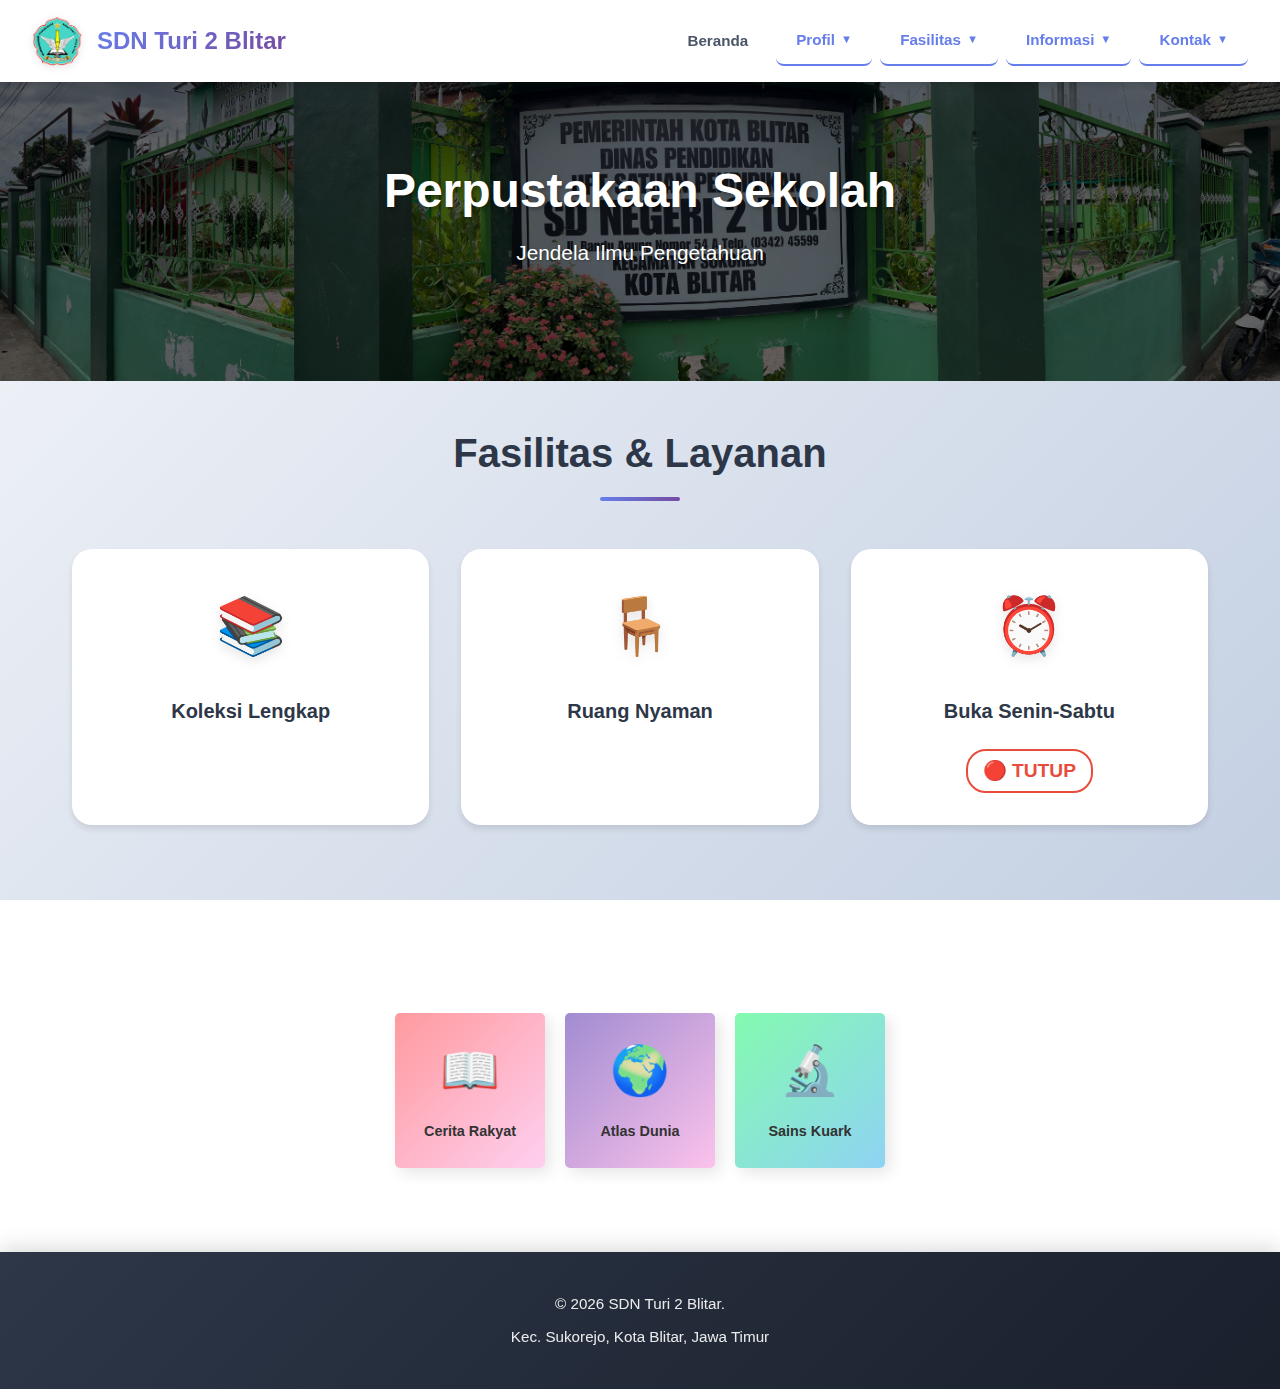
<file: SDN_Turi2/perpustakaan.html>
﻿<!DOCTYPE html>
<html lang="id">
<head>
    <meta charset="UTF-8">
    <meta name="viewport" content="width=device-width, initial-scale=1.0">
    <title>Perpustakaan - SDN Turi 2</title>
    <link rel="stylesheet" href="css/style.css">
</head>
<body>
    <header>
        <div class="header-content">
            <div class="logo">
                <div style="display: flex; align-items: center; gap: 15px;">
                    <img src="img/logo-sd.png" alt="Logo SDN Turi 2" style="height: 50px; width: auto;">
                    <h1 style="margin: 0; font-size: 1.5rem; line-height: 1;">SDN Turi 2 Blitar</h1>
                </div>
            </div>
            <nav>
                <ul>
                    <li><a href="index.html">Beranda</a></li>
                    <li class="dropdown">
                        <a href="#" class="dropbtn">Profil</a>
                        <div class="dropdown-content">
                            <a href="profil.html">Profil Sekolah</a>
                            <a href="tentang.html">Tentang Kami</a>
                            <a href="tenaga-kependidikan.html">Guru & Staf</a>
                        </div>
                    </li>
                    <li class="dropdown">
                        <a href="#" class="dropbtn">Fasilitas</a>
                        <div class="dropdown-content">
                            <a href="prasarana.html">Prasarana</a>
                            <a href="perpustakaan.html">Perpustakaan</a>
                        </div>
                    </li>
                    <li class="dropdown">
                        <a href="#" class="dropbtn">Informasi</a>
                        <div class="dropdown-content">
                            <a href="galeri.html">Galeri</a>
                            <a href="kegiatan.html">Kegiatan</a>
                            <a href="syarat-ppdb.html">PPDB</a>
                        </div>
                    </li>
                    <li class="dropdown">
                        <a href="#" class="dropbtn">Kontak</a>
                        <div class="dropdown-content">
                            <a href="kontak.html">Hubungi Kami</a>
                            <a href="alamat.html">Alamat</a>
                        </div>
                    </li>
                </ul>
            </nav>
        </div>
    </header>

    <section class="hero">
        <h2>Perpustakaan Sekolah</h2>
        <p>Jendela Ilmu Pengetahuan</p>
    </section>

    <section class="container">
        <h2 class="section-title">Fasilitas & Layanan</h2>
        <div class="features">
            <div class="feature-card"><div class="feature-icon">📚</div><h3>Koleksi Lengkap</h3></div>
            <div class="feature-card"><div class="feature-icon">🪑</div><h3>Ruang Nyaman</h3></div>
            <div class="feature-card"><div class="feature-icon">⏰</div><h3>Buka Senin-Sabtu</h3></div>
            
        </div>
    </section>

    <footer>
         <p>&copy; 2026 SDN Turi 2 Blitar.</p>
        <p>Kec. Sukorejo, Kota Blitar, Jawa Timur</p>
    </footer>

    <script>
        document.addEventListener('DOMContentLoaded', function() {
            
            // ==========================================
            // 1. STATUS JAM BUKA (OTOMATIS)
            // ==========================================
            const now = new Date();
            const hour = now.getHours();
            const day = now.getDay(); 
            // Buka Senin-Sabtu (1-6), jam 07:00 sampai 14:00
            let isOpen = (day !== 0 && hour >= 7 && hour < 14); 
            
            const cardJam = document.querySelectorAll('.feature-card')[2]; 
            if(cardJam) {
                const statusDiv = document.createElement('div');
                statusDiv.innerHTML = isOpen 
                    ? `<span style="color: #2ecc71; font-weight: bold; font-size: 1.2rem; border: 2px solid #2ecc71; padding: 5px 15px; border-radius: 20px; display:inline-block; margin-top:10px;">🟢 SEDANG BUKA</span>`
                    : `<span style="color: #e74c3c; font-weight: bold; font-size: 1.2rem; border: 2px solid #e74c3c; padding: 5px 15px; border-radius: 20px; display:inline-block; margin-top:10px;">🔴 TUTUP</span>`;
                cardJam.appendChild(statusDiv);
            }

            // ==========================================
            // 2. RAK BUKU POPULER
            // ==========================================
            const container = document.querySelector('.container');
            const newSection = document.createElement('div');
            newSection.style.marginTop = "60px";
            newSection.innerHTML = `
                <h2 class="section-title">Buku Terpopuler Bulan Ini</h2>
                <div style="display: flex; gap: 20px; overflow-x: auto; padding-bottom: 20px; justify-content: center; flex-wrap: wrap;">
                    <div class="book-cover" style="width: 150px; background: linear-gradient(135deg, #ff9a9e 0%, #fecfef 99%); border-radius: 5px; padding: 20px 10px; text-align: center; box-shadow: 5px 5px 15px rgba(0,0,0,0.1); transition: transform 0.3s; cursor: default;">
                        <div style="font-size: 3rem; margin-bottom: 10px;">📖</div>
                        <h4 style="font-size: 0.9rem; color: #333; margin-bottom: 5px;">Cerita Rakyat</h4>
                    </div>
                    <div class="book-cover" style="width: 150px; background: linear-gradient(135deg, #a18cd1 0%, #fbc2eb 100%); border-radius: 5px; padding: 20px 10px; text-align: center; box-shadow: 5px 5px 15px rgba(0,0,0,0.1); transition: transform 0.3s; cursor: default;">
                        <div style="font-size: 3rem; margin-bottom: 10px;">🌍</div>
                        <h4 style="font-size: 0.9rem; color: #333; margin-bottom: 5px;">Atlas Dunia</h4>
                    </div>
                    <div class="book-cover" style="width: 150px; background: linear-gradient(135deg, #84fab0 0%, #8fd3f4 100%); border-radius: 5px; padding: 20px 10px; text-align: center; box-shadow: 5px 5px 15px rgba(0,0,0,0.1); transition: transform 0.3s; cursor: default;">
                        <div style="font-size: 3rem; margin-bottom: 10px;">🔬</div>
                        <h4 style="font-size: 0.9rem; color: #333; margin-bottom: 5px;">Sains Kuark</h4>
                    </div>
                </div>
            `;
            container.appendChild(newSection);

            document.querySelectorAll('.book-cover').forEach(b => {
                b.addEventListener('mouseover', () => b.style.transform = "translateY(-10px)");
                b.addEventListener('mouseout', () => b.style.transform = "translateY(0)");
            });

            // ==========================================
            // 3. ANIMASI & NAVIGASI AKTIF
            // ==========================================
            const header = document.querySelector('header');
            document.querySelectorAll('nav ul li a').forEach(link => {
                if(link.href.includes('perpustakaan.html')) {
                    link.style.color = "#667eea";
                    link.style.borderBottom = "2px solid #667eea";
                }
            });

            window.addEventListener('scroll', () => {
                if (window.scrollY > 50) {
                    header.style.background = "rgba(255, 255, 255, 0.95)";
                    header.style.boxShadow = "0 4px 30px rgba(0, 0, 0, 0.1)";
                    header.style.backdropFilter = "blur(5px)";
                } else {
                    header.style.background = "#ffffff";
                    header.style.boxShadow = "0 2px 10px rgba(0,0,0,0.1)";
                }
            });

            const observer = new IntersectionObserver((entries) => {
                entries.forEach(entry => {
                    if (entry.isIntersecting) {
                        entry.target.style.opacity = "1";
                        entry.target.style.transform = "translateY(0)";
                    }
                });
            });

            document.querySelectorAll('.feature-card, h2').forEach(el => {
                el.style.opacity = "0";
                el.style.transform = "translateY(30px)";
                el.style.transition = "all 0.6s ease-out";
                observer.observe(el);
            });
        });
    </script>
    <script src="js/main.js"></script>
</body>
</html>
</file>
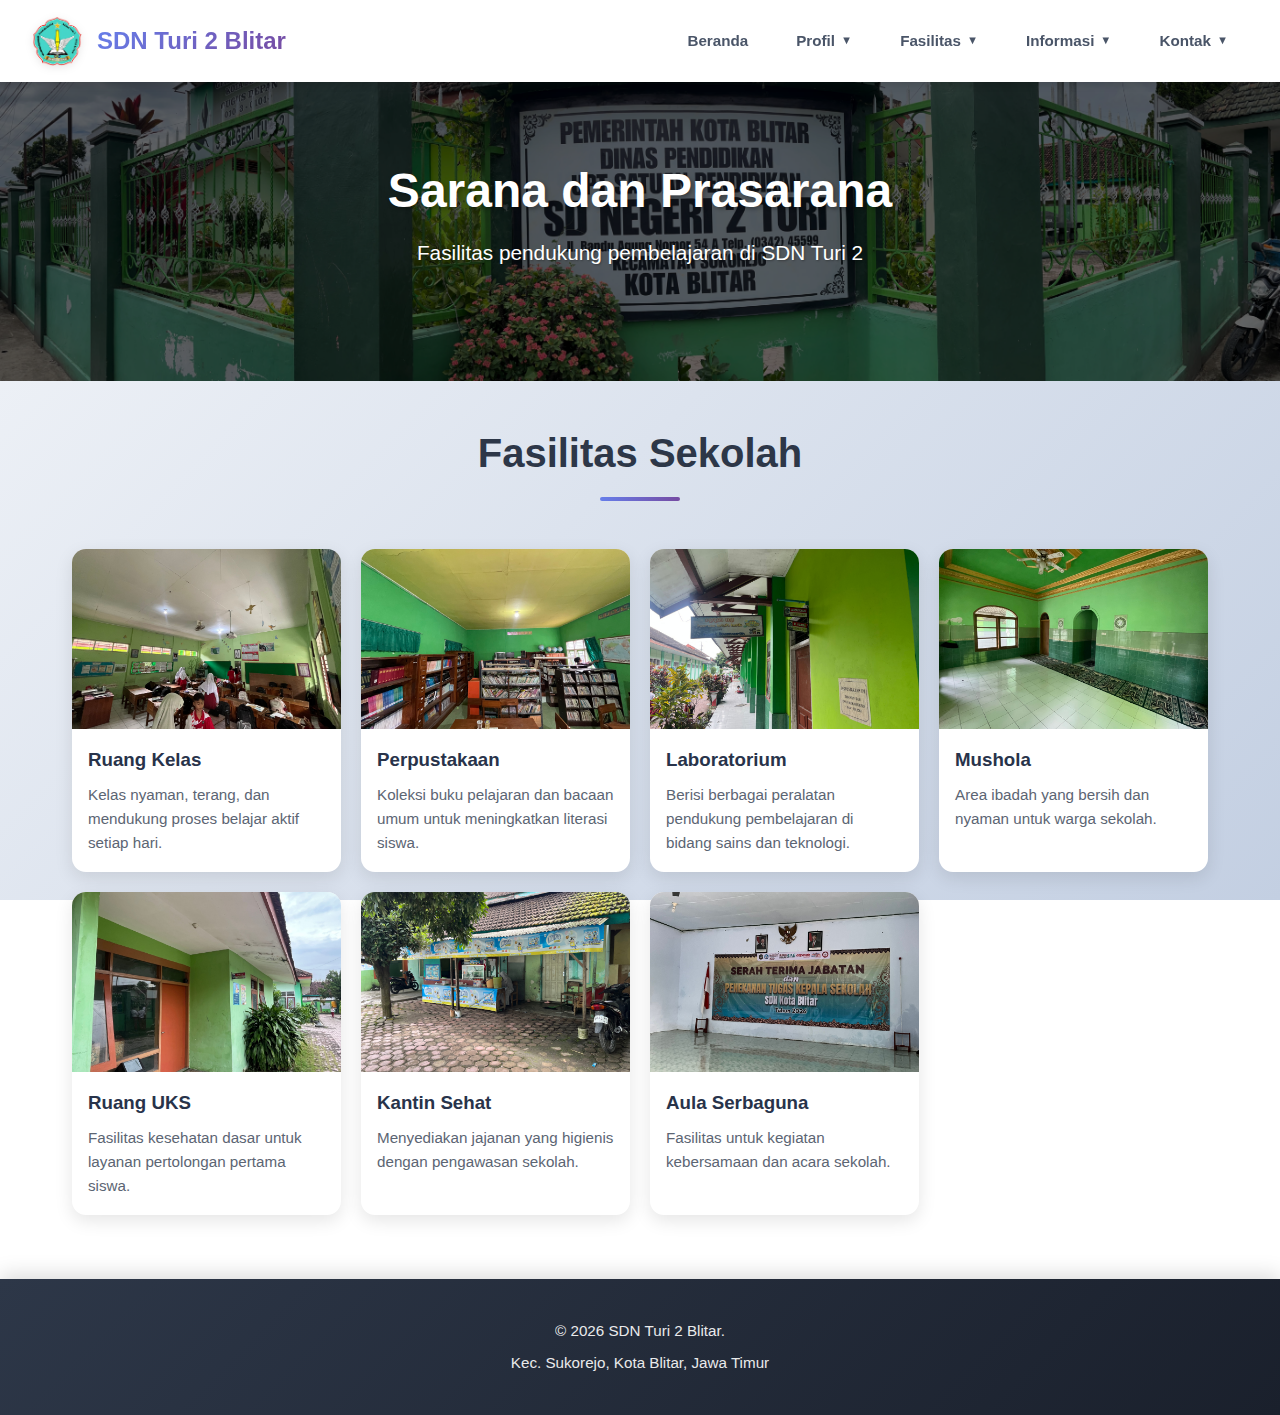
<file: SDN_Turi2/prasarana.html>
﻿<!DOCTYPE html>
<html lang="id">
<head>
    <meta charset="UTF-8">
    <meta name="viewport" content="width=device-width, initial-scale=1.0">
    <title>Prasarana - SDN Turi 2 Blitar</title>
    <link rel="stylesheet" href="css/style.css">
    <style>
        .facility-grid {
            display: grid;
            grid-template-columns: repeat(auto-fit, minmax(240px, 1fr));
            gap: 20px;
        }

        .facility-card {
            background: #fff;
            border-radius: 14px;
            overflow: hidden;
            box-shadow: 0 6px 18px rgba(0, 0, 0, 0.1);
            transition: transform 0.2s ease;
        }

        .facility-card:hover {
            transform: translateY(-4px);
        }

        .facility-card img {
            width: 100%;
            height: 180px;
            object-fit: cover;
            display: block;
        }

        .facility-content {
            padding: 16px;
        }

        .facility-content h3 {
            margin-bottom: 8px;
            color: #28334a;
        }

        .facility-content p {
            color: #5c6573;
            font-size: 0.95rem;
        }
    </style>
</head>
<body>
    <header>
        <div class="header-content">
            <div class="logo">
                <div style="display: flex; align-items: center; gap: 15px;">
                    <img src="img/logo-sd.png" alt="Logo SDN Turi 2" style="height: 50px; width: auto;">
                    <h1 style="margin: 0; font-size: 1.5rem; line-height: 1;">SDN Turi 2 Blitar</h1>
                </div>
            </div>
            <nav>
                <ul>
                    <li><a href="index.html">Beranda</a></li>
                    <li class="dropdown">
                        <a href="#" class="dropbtn">Profil</a>
                        <div class="dropdown-content">
                            <a href="profil.html">Profil Sekolah</a>
                            <a href="tentang.html">Tentang Kami</a>
                            <a href="tenaga-kependidikan.html">Guru & Staf</a>
                        </div>
                    </li>
                    <li class="dropdown">
                        <a href="#" class="dropbtn">Fasilitas</a>
                        <div class="dropdown-content">
                            <a href="prasarana.html">Prasarana</a>
                            <a href="perpustakaan.html">Perpustakaan</a>
                        </div>
                    </li>
                    <li class="dropdown">
                        <a href="#" class="dropbtn">Informasi</a>
                        <div class="dropdown-content">
                            <a href="galeri.html">Galeri</a>
                            <a href="kegiatan.html">Kegiatan</a>
                            <a href="syarat-ppdb.html">PPDB</a>
                        </div>
                    </li>
                    <li class="dropdown">
                        <a href="#" class="dropbtn">Kontak</a>
                        <div class="dropdown-content">
                            <a href="kontak.html">Hubungi Kami</a>
                            <a href="alamat.html">Alamat</a>
                        </div>
                    </li>
                </ul>
            </nav>
        </div>
    </header>

    <section class="hero">
        <h2>Sarana dan Prasarana</h2>
        <p>Fasilitas pendukung pembelajaran di SDN Turi 2</p>
    </section>

    <section class="container">
        <h2 class="section-title">Fasilitas Sekolah</h2>
        <div class="facility-grid">
            <article class="facility-card">
                <img src="img/RuangKelas5.jpeg" alt="Ruang kelas">
                <div class="facility-content">
                    <h3>Ruang Kelas</h3>
                    <p>Kelas nyaman, terang, dan mendukung proses belajar aktif setiap hari.</p>
                </div>
            </article>
            <article class="facility-card">
                <img src="img/PerpusDalam_1.jpeg" alt="Perpustakaan">
                <div class="facility-content">
                    <h3>Perpustakaan</h3>
                    <p>Koleksi buku pelajaran dan bacaan umum untuk meningkatkan literasi siswa.</p>
                </div>
            </article>
            <article class="facility-card">
                <img src="img/LAB.jpeg" alt="Laboratorium komputer">
                <div class="facility-content">
                    <h3>Laboratorium </h3>
                    <p>Berisi berbagai peralatan pendukung pembelajaran di bidang sains dan teknologi.</p>
                </div>
            </article>
            <article class="facility-card">
                <img src="img/MusholaDalam.jpeg" alt="Mushola">
                <div class="facility-content">
                    <h3>Mushola</h3>
                    <p>Area ibadah yang bersih dan nyaman untuk warga sekolah.</p>
                </div>
            </article>
            <article class="facility-card">
                <img src="img/UKS.jpeg" alt="Ruang UKS">
                <div class="facility-content">
                    <h3>Ruang UKS</h3>
                    <p>Fasilitas kesehatan dasar untuk layanan pertolongan pertama siswa.</p>
                </div>
            </article>
            <article class="facility-card">
                <img src="img/Kantin.jpeg" alt="Kantin sehat">
                <div class="facility-content">
                    <h3>Kantin Sehat</h3>
                    <p>Menyediakan jajanan yang higienis dengan pengawasan sekolah.</p>
                </div>
            </article>
            <article class="facility-card">
                <img src="img/AulaDalam_1.jpeg" alt="Aula Serbaguna">
                <div class="facility-content">
                    <h3>Aula Serbaguna</h3>
                    <p>Fasilitas untuk kegiatan kebersamaan dan acara sekolah.</p>
                </div>
            </article>
        </div>
    </section>

    <footer>
         <p>&copy; 2026 SDN Turi 2 Blitar.</p>
        <p>Kec. Sukorejo, Kota Blitar, Jawa Timur</p>
    </footer>
    <script src="js/main.js"></script>
</body>
</html>
</file>
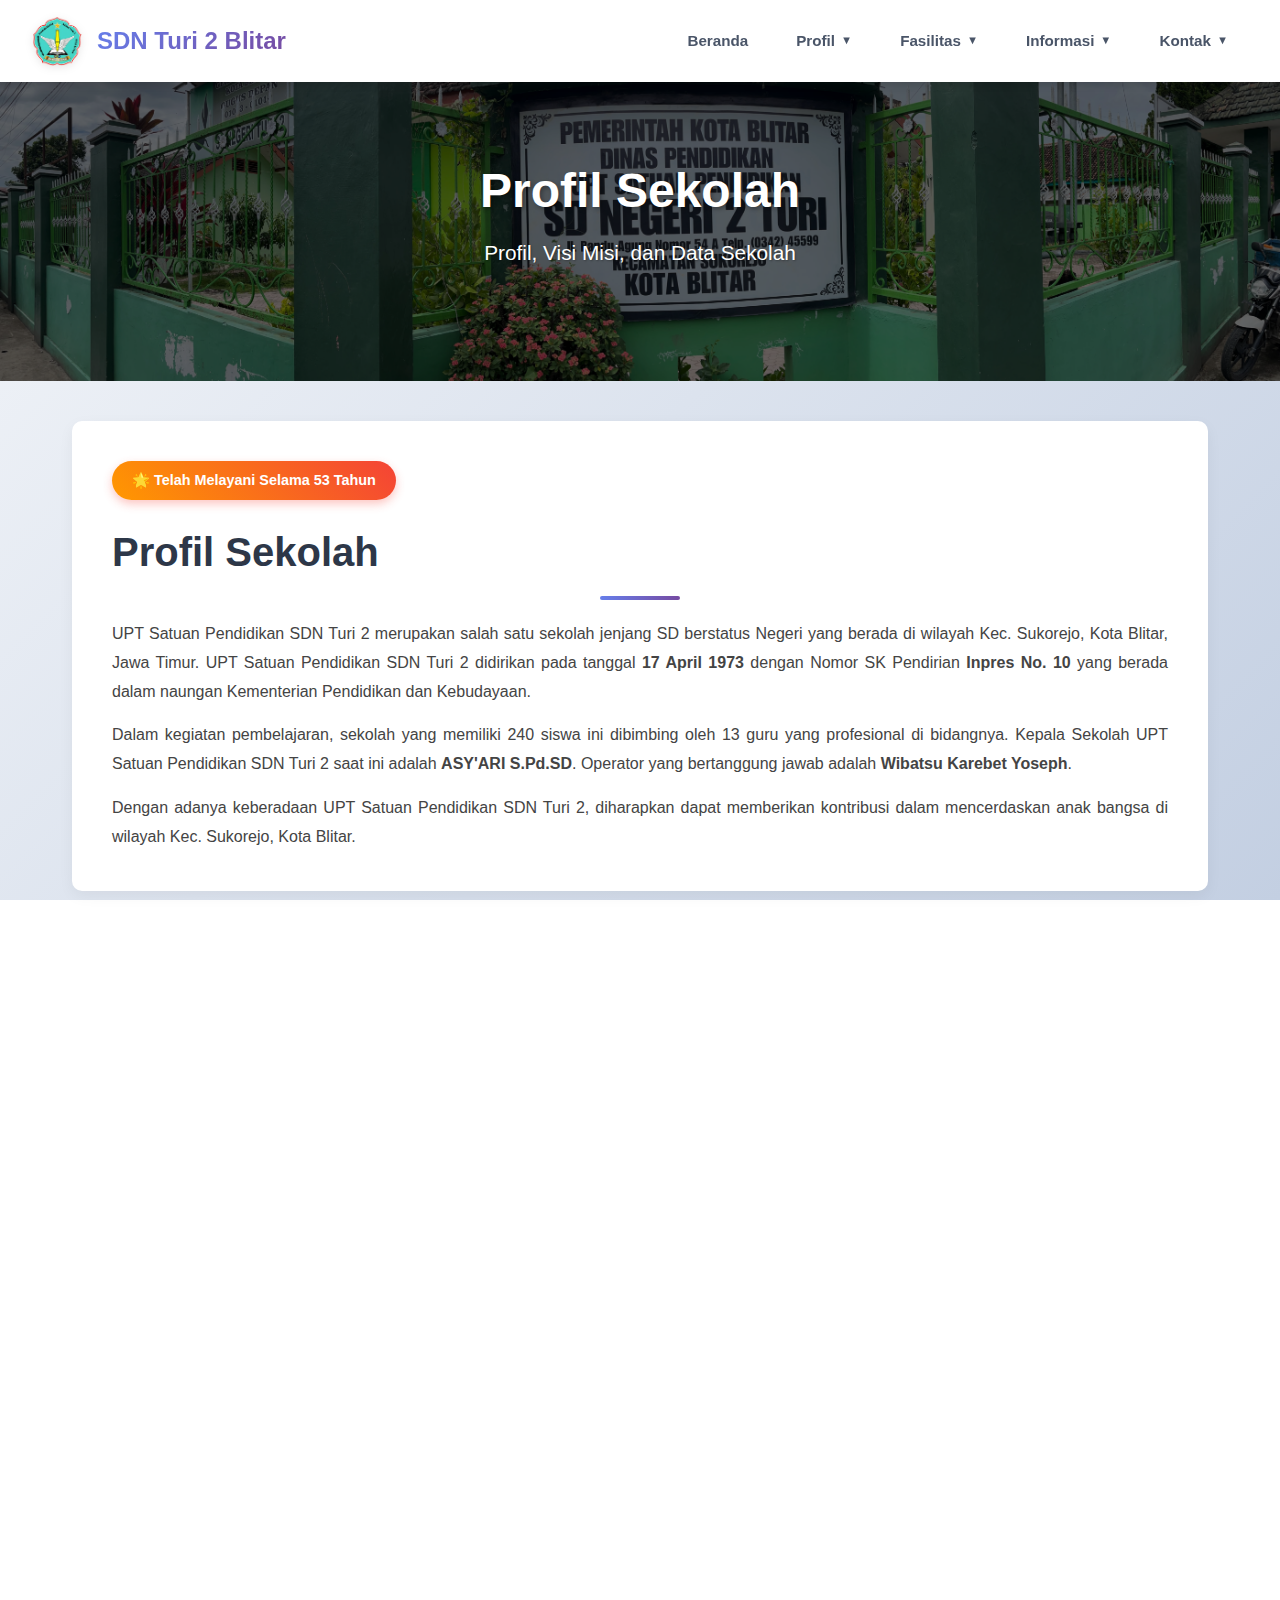
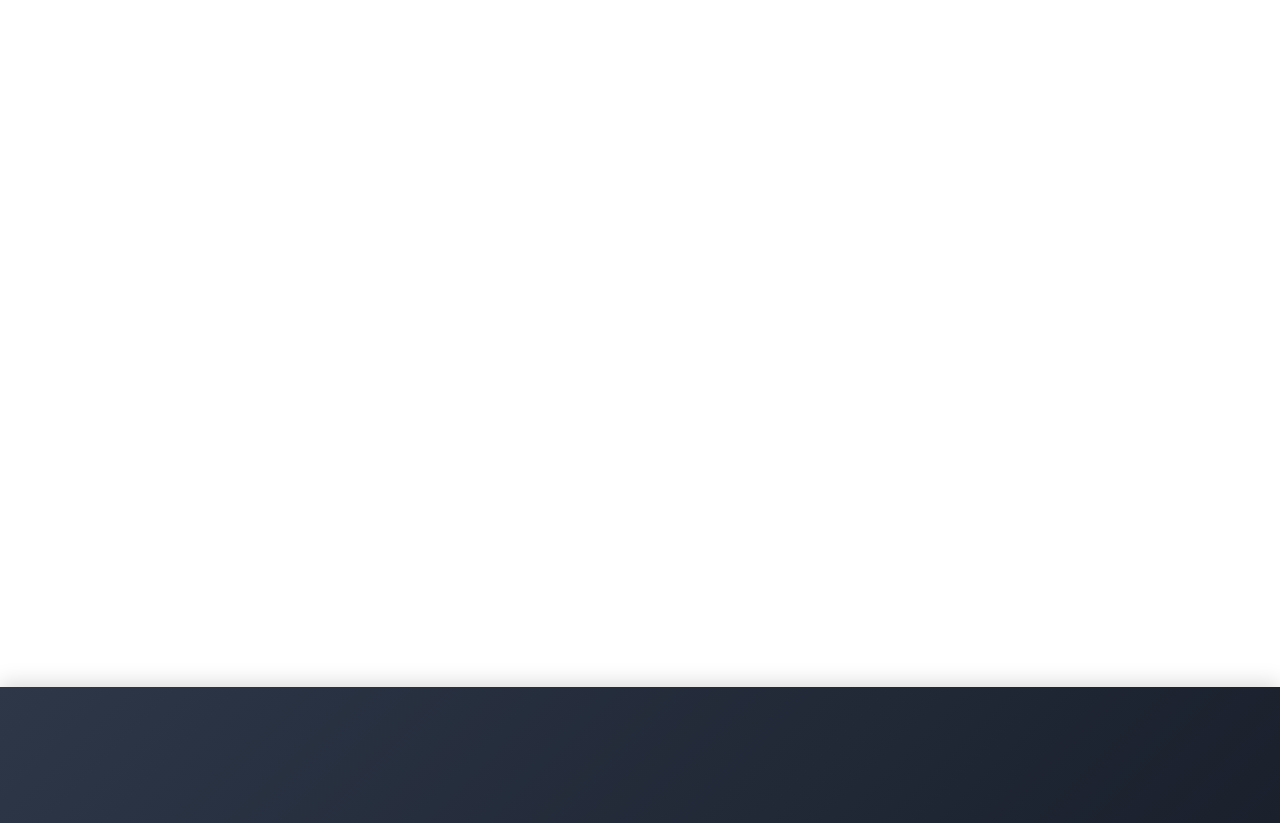
<file: SDN_Turi2/profil.html>
﻿<!DOCTYPE html>
<html lang="id">
<head>
    <meta charset="UTF-8">
    <meta name="viewport" content="width=device-width, initial-scale=1.0">
    <title>Tentang Kami - SDN Turi 2</title>
    <link rel="stylesheet" href="css/style.css">
</head>
<body>
    <header>
        <div class="header-content">
            <div class="logo">
                <div style="display: flex; align-items: center; gap: 15px;">
                    <img src="img/logo-sd.png" alt="Logo SDN Turi 2" style="height: 50px; width: auto;">
                    <h1 style="margin: 0; font-size: 1.5rem; line-height: 1;">SDN Turi 2 Blitar</h1>
                </div>
            </div>
            <nav>
                <ul>
                    <li><a href="index.html">Beranda</a></li>
                    <li class="dropdown">
                        <a href="#" class="dropbtn">Profil</a>
                        <div class="dropdown-content">
                            <a href="profil.html">Profil Sekolah</a>
                            <a href="tentang.html">Tentang Kami</a>
                            <a href="tenaga-kependidikan.html">Guru & Staf</a>
                        </div>
                    </li>
                    <li class="dropdown">
                        <a href="#" class="dropbtn">Fasilitas</a>
                        <div class="dropdown-content">
                            <a href="prasarana.html">Prasarana</a>
                            <a href="perpustakaan.html">Perpustakaan</a>
                        </div>
                    </li>
                    <li class="dropdown">
                        <a href="#" class="dropbtn">Informasi</a>
                        <div class="dropdown-content">
                            <a href="galeri.html">Galeri</a>
                            <a href="kegiatan.html">Kegiatan</a>
                            <a href="syarat-ppdb.html">PPDB</a>
                        </div>
                    </li>
                    <li class="dropdown">
                        <a href="#" class="dropbtn">Kontak</a>
                        <div class="dropdown-content">
                            <a href="kontak.html">Hubungi Kami</a>
                            <a href="alamat.html">Alamat</a>
                        </div>
                    </li>
                </ul>
            </nav>
        </div>
    </header>

    <section class="hero">
        <h2>Profil Sekolah</h2>
        <p>Profil, Visi Misi, dan Data Sekolah</p>
    </section>

    <section class="container">
        
        <div style="background: white; padding: 40px; border-radius: 10px; box-shadow: 0 5px 15px rgba(0,0,0,0.05); margin-bottom: 40px;">
            <h2 class="section-title" style="text-align: left; margin-bottom: 20px;">Profil Sekolah</h2>
            <div style="text-align: justify; line-height: 1.8; color: #444;">
                <p style="margin-bottom: 15px;">
                    UPT Satuan Pendidikan SDN Turi 2 merupakan salah satu sekolah jenjang SD berstatus Negeri yang berada di wilayah Kec. Sukorejo, Kota Blitar, Jawa Timur. UPT Satuan Pendidikan SDN Turi 2 didirikan pada tanggal <strong>17 April 1973</strong> dengan Nomor SK Pendirian <strong>Inpres No. 10</strong> yang berada dalam naungan Kementerian Pendidikan dan Kebudayaan.
                </p>
                <p style="margin-bottom: 15px;">
                    Dalam kegiatan pembelajaran, sekolah yang memiliki 240 siswa ini dibimbing oleh 13 guru yang profesional di bidangnya. Kepala Sekolah UPT Satuan Pendidikan SDN Turi 2 saat ini adalah <strong>ASY'ARI S.Pd.SD</strong>. Operator yang bertanggung jawab adalah <strong>Wibatsu Karebet Yoseph</strong>.
                </p>
                <p>
                    Dengan adanya keberadaan UPT Satuan Pendidikan SDN Turi 2, diharapkan dapat memberikan kontribusi dalam mencerdaskan anak bangsa di wilayah Kec. Sukorejo, Kota Blitar.
                </p>
            </div>
        </div>

        <div style="background: white; padding: 40px; border-radius: 10px; box-shadow: 0 5px 15px rgba(0,0,0,0.05); margin-bottom: 40px;">
            <h2 class="section-title" style="margin-bottom: 30px;">Visi & Misi</h2>

            <div class="visi-misi-box" style="text-align: center; margin-bottom: 40px; padding: 30px; background: #f9fbfd; border-radius: 15px; border: 1px solid #eef2f7;">
                <h3 style="color: #667eea; margin-bottom: 15px; letter-spacing: 1px;">VISI SEKOLAH</h3>
                <p class="visi-text" style="font-size: 1.3rem; font-weight: bold; font-style: italic; color: #333; line-height: 1.6;">
                    "Mewujudkan peserta didik yang berkarakter unggul dalam prestasi, kreatif, mandiri, komunikatif berlandaskan iman dan taqwa"
                </p>
            </div>

            <div class="visi-misi-box">
                <h3 style="color: #764ba2; border-bottom: 2px solid #eee; padding-bottom: 10px; margin-bottom: 20px;">MISI SEKOLAH</h3>
                <ul class="misi-list" style="list-style-type: none; padding: 0;">
                    <li style="margin-bottom: 15px; display: flex; gap: 10px; text-align: justify; line-height: 1.6; color: #444;">
                        <span style="color: #764ba2; font-weight: bold;">1.</span>
                        Optimalisasi pengembangan aspek kecerdasan, spiritual, intelektual, emosional, dan kepekaan sosial secara sinergis dalam mewujudkan profil pelajar Pancasila melalui kegiatan kurikuler, ekstrakurikuler dan kokurikuler.
                    </li>
                    <li style="margin-bottom: 15px; display: flex; gap: 10px; text-align: justify; line-height: 1.6; color: #444;">
                        <span style="color: #764ba2; font-weight: bold;">2.</span>
                        Mewujudkan pembelajaran aktif, kreatif, efektif, menyenangkan dengan pendekatan kontekstual (CTL), bervariatif sehingga dapat meningkatkan prestasi belajar siswa yang berprofil pelajar Pancasila.
                    </li>
                    <li style="margin-bottom: 15px; display: flex; gap: 10px; text-align: justify; line-height: 1.6; color: #444;">
                        <span style="color: #764ba2; font-weight: bold;">3.</span>
                        Meningkatkan kualitas Pendidikan dengan mengembangkan kompetensi pendidik dan tenaga kependidikan untuk mendukung terciptanya profil pelajar Pancasila melalui kegiatan pengembangan diri.
                    </li>
                    <li style="margin-bottom: 15px; display: flex; gap: 10px; text-align: justify; line-height: 1.6; color: #444;">
                        <span style="color: #764ba2; font-weight: bold;">4.</span>
                        Mewujudkan sarana, prasarana Pendidikan, media pembelajaran, dan lingkungan pembelajaran yang kondusif dan representative guna mendukung terciptanya profil pelajar Pancasila.
                    </li>
                    <li style="margin-bottom: 15px; display: flex; gap: 10px; text-align: justify; line-height: 1.6; color: #444;">
                        <span style="color: #764ba2; font-weight: bold;">5.</span>
                        Mewujudkan budaya hidup sehat, cinta dan berbudaya lingkungan.
                    </li>
                    <li style="margin-bottom: 15px; display: flex; gap: 10px; text-align: justify; line-height: 1.6; color: #444;">
                        <span style="color: #764ba2; font-weight: bold;">6.</span>
                        Mengoptimalkan peran serta orangtua dan masyarakat untuk mendukung kemajuan Pendidikan dalam mewujudkan profil pelajar Pancasila, melalui pemberdayaan komite sekolah, dan paguyuban kelas.
                    </li>
                </ul>
            </div>
        </div>

        <div class="features">
            <div class="feature-card" style="text-align: left;">
                <div class="feature-icon">🏆</div>
                <h3>Akreditasi & Sertifikasi</h3>
                <p style="margin-top: 10px; line-height: 1.6;">
                    Sekolah ini telah terakreditasi <strong>A</strong> dengan Nomor SK Akreditasi <strong>200/BAP-S/M/SK/X/2016</strong> pada tanggal 25 Oktober 2016.
                </p>
            </div>

            <div class="feature-card" style="text-align: left;">
    <div class="feature-icon">👥</div>
    <h3>Peserta Didik</h3>
    <div style="text-align: justify; text-justify: inter-word; hyphens: auto;">
        <p style="margin-top: 10px; line-height: 1.6;">
            Pada saat artikel ini ditulis, UPT Satuan Pendidikan SDN Turi 2 memiliki total 210 siswa dan siswi** yang tersebar di 6 kelas dari tingkat 1 hingga tingkat 6.
        </p>
        <ul style="margin-top: 10px; list-style: none; padding: 0;">
            
        </ul>
    </div>
</div>
        </div>

    </section>

    <script>
        document.addEventListener('DOMContentLoaded', function() {

            // ============================================
           

            // ============================================
            // 2. KALKULATOR USIA SEKOLAH OTOMATIS
            // ============================================
            const foundedYear = 1973;
            const currentYear = new Date().getFullYear();
            const age = currentYear - foundedYear;
            const profileSection = document.querySelector('.container div'); 

            if(profileSection) {
                const badge = document.createElement('div');
                badge.innerHTML = `🌟 Telah Melayani Selama <strong>${age} Tahun</strong>`;
                Object.assign(badge.style, {
                    display: 'inline-block', background: 'linear-gradient(45deg, #FF9800, #F44336)',
                    color: 'white', padding: '8px 20px', borderRadius: '20px', fontSize: '0.9rem',
                    marginBottom: '20px', boxShadow: '0 4px 10px rgba(244, 67, 54, 0.3)', fontWeight: 'bold'
                });
                profileSection.insertBefore(badge, profileSection.firstChild);
            }

            // ============================================
            // 3. HIGHLIGHT AKREDITASI (EFEK GLOW)
            // ============================================
            const cards = document.querySelectorAll('.feature-card');
            cards.forEach(card => {
                if(card.innerHTML.includes('Akreditasi')) {
                    const accreditationText = card.querySelector('strong');
                    if(accreditationText && accreditationText.innerText.trim() === 'A') {
                        Object.assign(accreditationText.style, {
                            fontSize: '3rem', display: 'block', color: '#667eea',
                            textShadow: '0 0 20px rgba(102, 126, 234, 0.5)', margin: '10px 0'
                        });
                        const label = document.createElement('div');
                        label.innerText = "Sangat Baik / Unggul";
                        label.style.color = "#4CAF50"; label.style.fontWeight = "bold"; label.style.fontSize = "0.9rem";
                        accreditationText.parentNode.insertBefore(label, accreditationText.nextSibling);
                    }
                }
            });

            // ============================================
            // 4. NAVIGASI AKTIF & SCROLL
            // ============================================
            const menuItems = document.querySelectorAll('nav ul li a');
            const currentLocation = location.href;
            menuItems.forEach(link => {
                if(link.href === currentLocation || link.href.includes('tentang.html')) {
                    link.style.color = "#667eea";
                    link.style.borderBottom = "2px solid #667eea";
                }
            });

            const header = document.querySelector('header');
            window.addEventListener('scroll', () => {
                if (window.scrollY > 50) {
                    header.style.background = "rgba(255, 255, 255, 0.95)";
                    header.style.boxShadow = "0 4px 30px rgba(0, 0, 0, 0.1)";
                    header.style.backdropFilter = "blur(5px)";
                } else {
                    header.style.background = "#ffffff";
                    header.style.boxShadow = "0 2px 10px rgba(0,0,0,0.1)";
                }
            });

            const observer = new IntersectionObserver((entries) => {
                entries.forEach(entry => {
                    if (entry.isIntersecting) {
                        entry.target.style.opacity = "1";
                        entry.target.style.transform = "translateY(0)";
                    }
                });
            });

            const animatedElements = document.querySelectorAll('.feature-card, .container > div, p');
            animatedElements.forEach(el => {
                el.style.opacity = "0";
                el.style.transform = "translateY(30px)";
                el.style.transition = "all 0.6s ease-out";
                observer.observe(el);
            });
        });
    </script>
    <footer>
        <p>&copy; 2026 SDN Turi 2 Blitar.</p>
        <p>Kec. Sukorejo, Kota Blitar, Jawa Timur</p>
    </footer>
    <script src="js/main.js"></script>
</body>
</html>
</file>
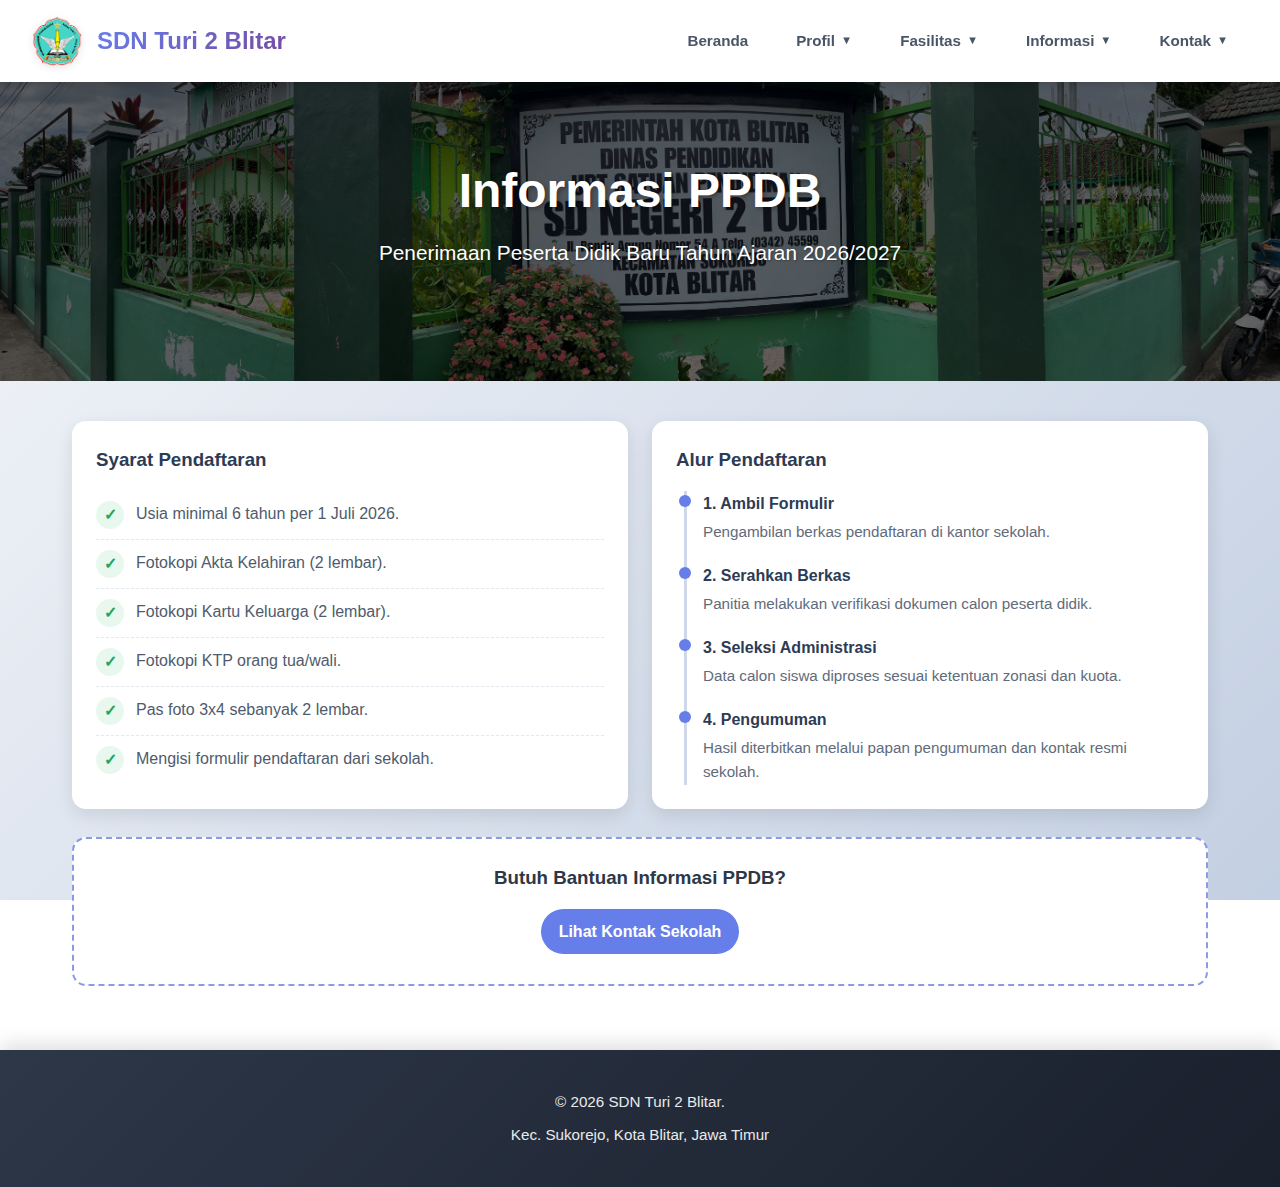
<file: SDN_Turi2/syarat-ppdb.html>
﻿<!DOCTYPE html>
<html lang="id">
<head>
    <meta charset="UTF-8">
    <meta name="viewport" content="width=device-width, initial-scale=1.0">
    <title>Syarat PPDB - SDN Turi 2 Blitar</title>
    <link rel="stylesheet" href="css/style.css">
    <style>
        .ppdb-layout {
            display: grid;
            grid-template-columns: 1fr 1fr;
            gap: 24px;
        }

        .ppdb-card {
            background: #fff;
            border-radius: 14px;
            box-shadow: 0 6px 18px rgba(0, 0, 0, 0.1);
            padding: 24px;
        }

        .ppdb-card h3 {
            margin-bottom: 16px;
            color: #2d3b55;
        }

        .check-list {
            list-style: none;
            margin: 0;
            padding: 0;
        }

        .check-list li {
            display: grid;
            grid-template-columns: 30px 1fr;
            gap: 10px;
            padding: 10px 0;
            border-bottom: 1px dashed #e3e8f0;
            color: #4f5b6d;
        }

        .check-list li:last-child {
            border-bottom: none;
        }

        .check-icon {
            width: 28px;
            height: 28px;
            border-radius: 50%;
            background: #e8f8ef;
            color: #20a55a;
            display: inline-flex;
            align-items: center;
            justify-content: center;
            font-weight: 700;
            font-size: 16px;
        }

        .timeline-item {
            border-left: 3px solid #cfd8ea;
            padding: 0 0 18px 16px;
            margin-left: 8px;
            position: relative;
        }

        .timeline-item::before {
            content: "";
            position: absolute;
            width: 12px;
            height: 12px;
            border-radius: 50%;
            background: #667eea;
            left: -8px;
            top: 4px;
        }

        .timeline-item h4 {
            margin-bottom: 4px;
            color: #2d3b55;
        }

        .timeline-item p {
            color: #5f6b7b;
            font-size: 0.95rem;
        }

        .cta-box {
            margin-top: 28px;
            background: #fff;
            border: 2px dashed #889be7;
            border-radius: 14px;
            padding: 24px;
            text-align: center;
        }

        .cta-box a {
            display: inline-block;
            margin: 6px;
            padding: 10px 18px;
            border-radius: 999px;
            font-weight: 700;
            color: #fff;
        }

        .btn-primary {
            background: #667eea;
        }

        .btn-whatsapp {
            background: #24c464;
        }

        @media (max-width: 768px) {
            .ppdb-layout {
                grid-template-columns: 1fr;
            }
        }
    </style>
</head>
<body>
    <header>
        <div class="header-content">
            <div class="logo">
                <div style="display: flex; align-items: center; gap: 15px;">
                    <img src="img/logo-sd.png" alt="Logo SDN Turi 2" style="height: 50px; width: auto;">
                    <h1 style="margin: 0; font-size: 1.5rem; line-height: 1;">SDN Turi 2 Blitar</h1>
                </div>
            </div>
            <nav>
                <ul>
                    <li><a href="index.html">Beranda</a></li>
                    <li class="dropdown">
                        <a href="#" class="dropbtn">Profil</a>
                        <div class="dropdown-content">
                            <a href="profil.html">Profil Sekolah</a>
                            <a href="tentang.html">Tentang Kami</a>
                            <a href="tenaga-kependidikan.html">Guru & Staf</a>
                        </div>
                    </li>
                    <li class="dropdown">
                        <a href="#" class="dropbtn">Fasilitas</a>
                        <div class="dropdown-content">
                            <a href="prasarana.html">Prasarana</a>
                            <a href="perpustakaan.html">Perpustakaan</a>
                        </div>
                    </li>
                    <li class="dropdown">
                        <a href="#" class="dropbtn">Informasi</a>
                        <div class="dropdown-content">
                            <a href="galeri.html">Galeri</a>
                            <a href="kegiatan.html">Kegiatan</a>
                            <a href="syarat-ppdb.html">PPDB</a>
                        </div>
                    </li>
                    <li class="dropdown">
                        <a href="#" class="dropbtn">Kontak</a>
                        <div class="dropdown-content">
                            <a href="kontak.html">Hubungi Kami</a>
                            <a href="alamat.html">Alamat</a>
                        </div>
                    </li>
                </ul>
            </nav>
        </div>
    </header>

    <section class="hero">
        <h2>Informasi PPDB</h2>
        <p>Penerimaan Peserta Didik Baru Tahun Ajaran 2026/2027</p>
    </section>

    <section class="container">
        <div class="ppdb-layout">
            <article class="ppdb-card">
                <h3>Syarat Pendaftaran</h3>
                <ul class="check-list">
                    <li><span class="check-icon">✓</span><span>Usia minimal 6 tahun per 1 Juli 2026.</span></li>
                    <li><span class="check-icon">✓</span><span>Fotokopi Akta Kelahiran (2 lembar).</span></li>
                    <li><span class="check-icon">✓</span><span>Fotokopi Kartu Keluarga (2 lembar).</span></li>
                    <li><span class="check-icon">✓</span><span>Fotokopi KTP orang tua/wali.</span></li>
                    <li><span class="check-icon">✓</span><span>Pas foto 3x4 sebanyak 2 lembar.</span></li>
                    <li><span class="check-icon">✓</span><span>Mengisi formulir pendaftaran dari sekolah.</span></li>
                </ul>
            </article>

            <article class="ppdb-card">
                <h3>Alur Pendaftaran</h3>
                <div class="timeline-item">
                    <h4>1. Ambil Formulir</h4>
                    <p>Pengambilan berkas pendaftaran di kantor sekolah.</p>
                </div>
                <div class="timeline-item">
                    <h4>2. Serahkan Berkas</h4>
                    <p>Panitia melakukan verifikasi dokumen calon peserta didik.</p>
                </div>
                <div class="timeline-item">
                    <h4>3. Seleksi Administrasi</h4>
                    <p>Data calon siswa diproses sesuai ketentuan zonasi dan kuota.</p>
                </div>
                <div class="timeline-item" style="padding-bottom: 0;">
                    <h4>4. Pengumuman</h4>
                    <p>Hasil diterbitkan melalui papan pengumuman dan kontak resmi sekolah.</p>
                </div>
            </article>
        </div>

        <div class="cta-box">
            <h3 style="margin-bottom: 10px;">Butuh Bantuan Informasi PPDB?</h3>
          
            <a href="kontak.html" class="btn-primary">Lihat Kontak Sekolah</a>
           
        </div>
    </section>

    <footer>
        <p>&copy; 2026 SDN Turi 2 Blitar.</p>
        <p>Kec. Sukorejo, Kota Blitar, Jawa Timur</p>
    </footer>
    <script src="js/main.js"></script>
</body>
</html>
</file>
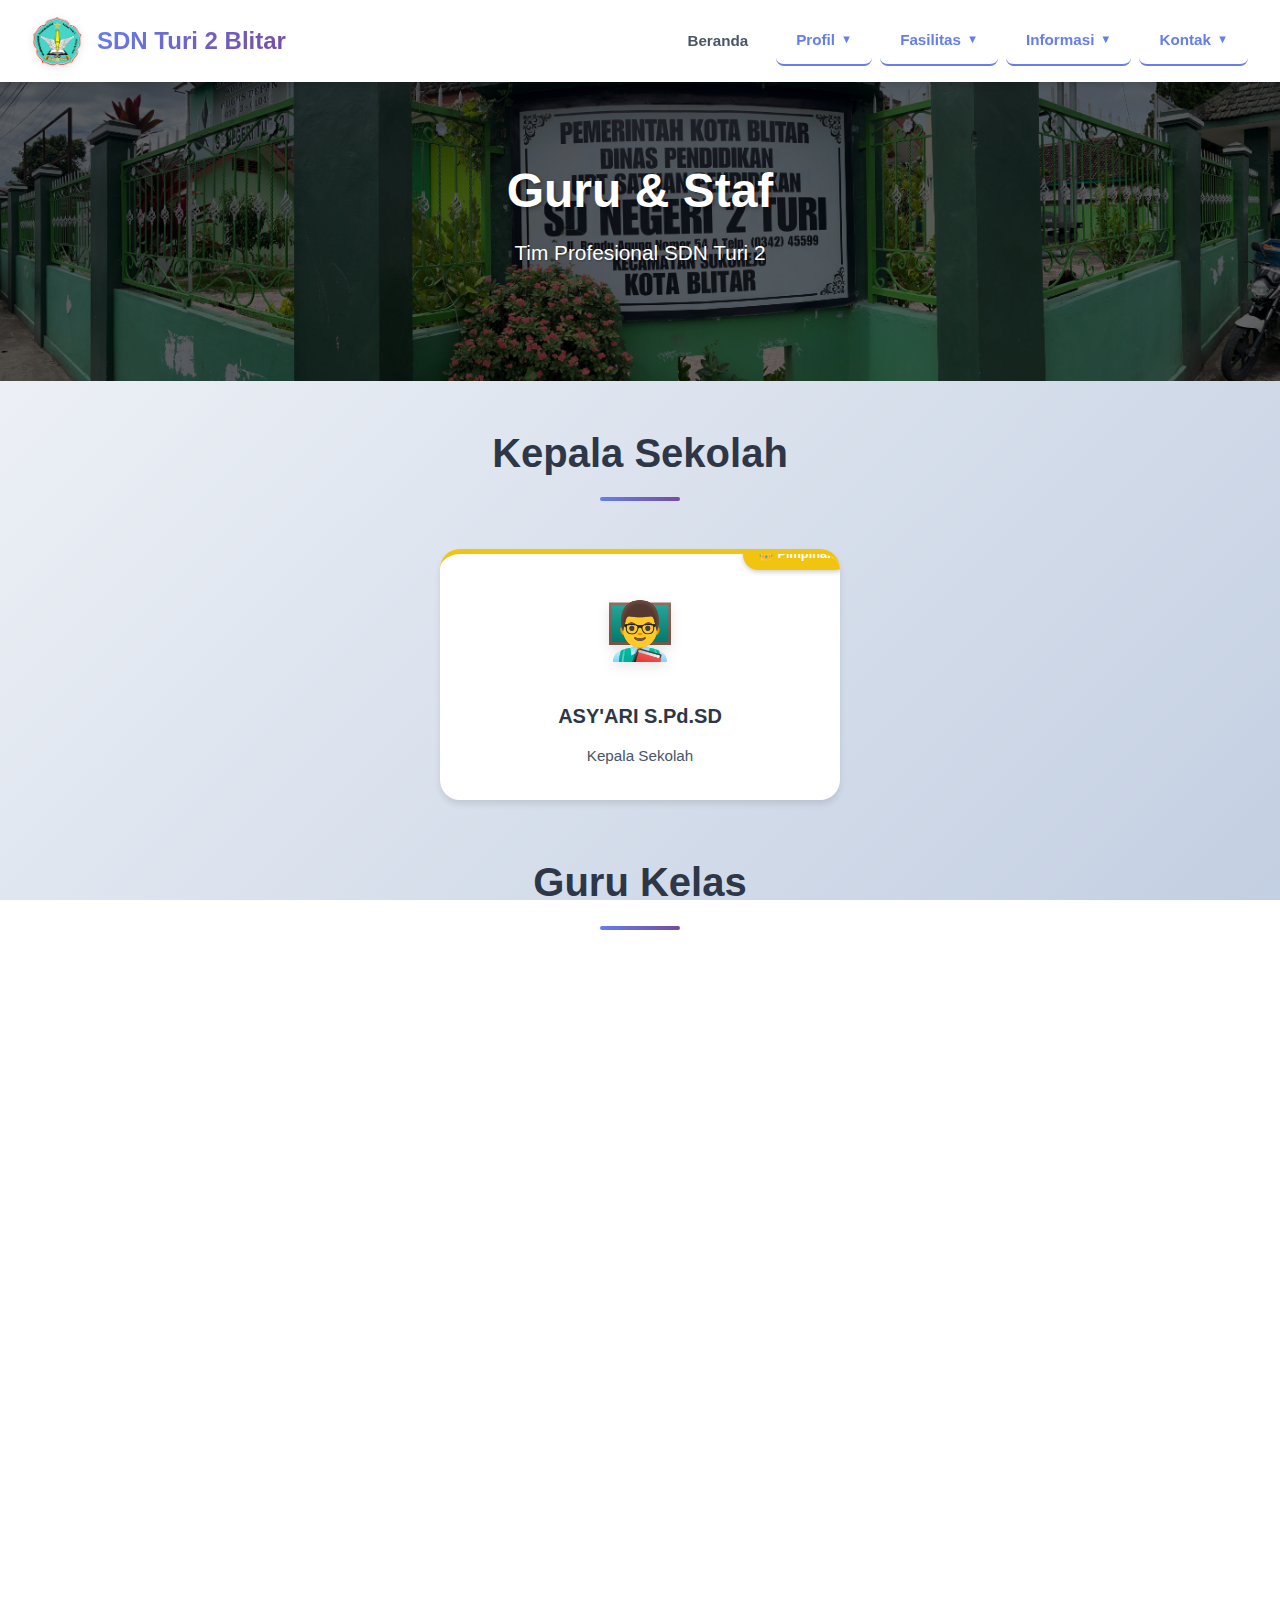
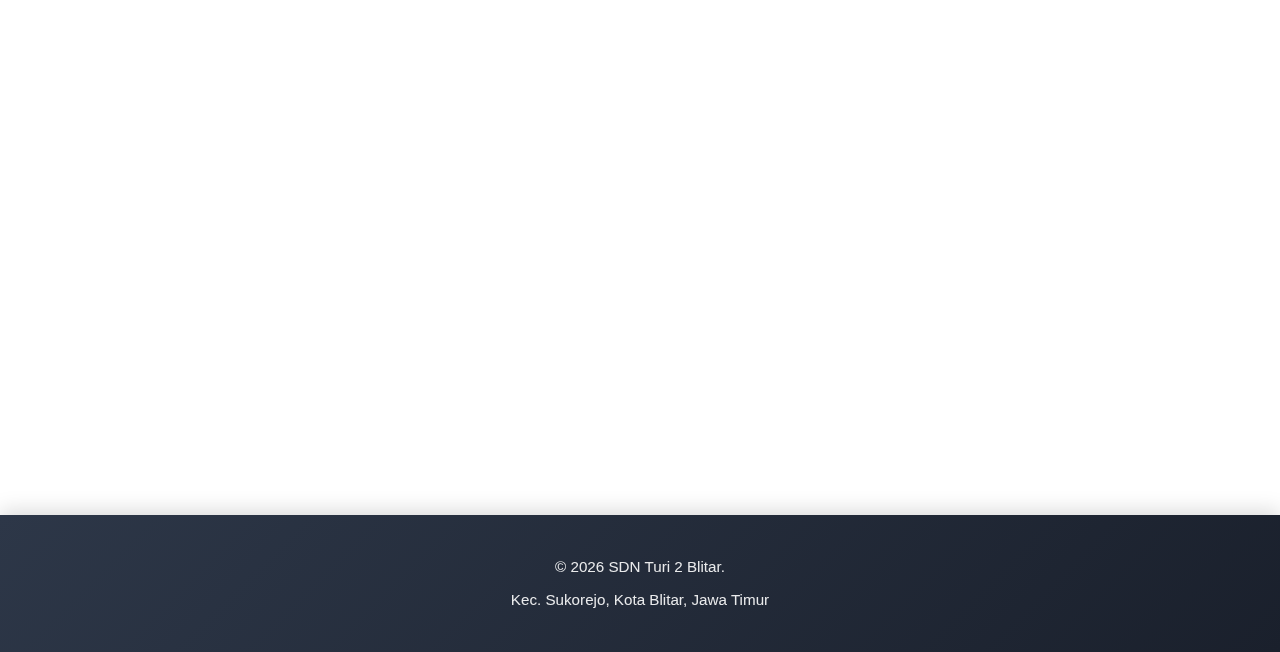
<file: SDN_Turi2/tenaga-kependidikan.html>
﻿<!DOCTYPE html>
<html lang="id">
<head>
    <meta charset="UTF-8">
    <meta name="viewport" content="width=device-width, initial-scale=1.0">
    <title>Tenaga Kependidikan - SDN Turi 2</title>
    <link rel="stylesheet" href="css/style.css">
</head>
<body>
    <header>
        <div class="header-content">
            <div class="logo">
                <div style="display: flex; align-items: center; gap: 15px;">
                    <img src="img/logo-sd.png" alt="Logo SDN Turi 2" style="height: 50px; width: auto;">
                    <h1 style="margin: 0; font-size: 1.5rem; line-height: 1;">SDN Turi 2 Blitar</h1>
                </div>
            </div>
            <nav>
                <ul>
                    <li><a href="index.html">Beranda</a></li>
                    <li class="dropdown">
                        <a href="#" class="dropbtn">Profil</a>
                        <div class="dropdown-content">
                            <a href="profil.html">Profil Sekolah</a>
                            <a href="tentang.html">Tentang Kami</a>
                            <a href="tenaga-kependidikan.html">Guru & Staf</a>
                        </div>
                    </li>
                    <li class="dropdown">
                        <a href="#" class="dropbtn">Fasilitas</a>
                        <div class="dropdown-content">
                            <a href="prasarana.html">Prasarana</a>
                            <a href="perpustakaan.html">Perpustakaan</a>
                        </div>
                    </li>
                    <li class="dropdown">
                        <a href="#" class="dropbtn">Informasi</a>
                        <div class="dropdown-content">
                            <a href="galeri.html">Galeri</a>
                            <a href="kegiatan.html">Kegiatan</a>
                            <a href="syarat-ppdb.html">PPDB</a>
                        </div>
                    </li>
                    <li class="dropdown">
                        <a href="#" class="dropbtn">Kontak</a>
                        <div class="dropdown-content">
                            <a href="kontak.html">Hubungi Kami</a>
                            <a href="alamat.html">Alamat</a>
                        </div>
                    </li>
                </ul>
            </nav>
        </div>
    </header>

    <section class="hero">
        <h2>Guru & Staf</h2>
        <p>Tim Profesional SDN Turi 2</p>
    </section>

    <section class="container">
        <h2 class="section-title">Kepala Sekolah</h2>
        <div style="text-align: center; margin-bottom: 50px;">
            <div class="feature-card" style="max-width: 400px; margin: 0 auto; border-top: 5px solid #f1c40f; position: relative;">
                <div style="position: absolute; top: -15px; right: -10px; background: #f1c40f; color: #fff; padding: 5px 15px; border-radius: 20px; font-size: 0.8rem; font-weight: bold; box-shadow: 0 2px 5px rgba(0,0,0,0.2);">👑 Pimpinan</div>
                
                <div class="feature-icon">👨‍🏫</div>
                <h3>ASY'ARI S.Pd.SD</h3>
                <p>Kepala Sekolah</p>
            </div>
        </div>
        
        <h2 class="section-title">Guru Kelas</h2>
        <div class="features">
            <div class="feature-card"><div class="feature-icon">👨‍🏫</div><h3>Guru Kelas 1</h3></div>
            <div class="feature-card"><div class="feature-icon">👩‍🏫</div><h3>Guru Kelas 2</h3></div>
            <div class="feature-card"><div class="feature-icon">👨‍🏫</div><h3>Guru Kelas 3</h3></div>
            <div class="feature-card"><div class="feature-icon">👩‍🏫</div><h3>Guru Kelas 4</h3></div>
            <div class="feature-card"><div class="feature-icon">👨‍🏫</div><h3>Guru Kelas 5</h3></div>
            <div class="feature-card"><div class="feature-icon">👩‍🏫</div><h3>Guru Kelas 6</h3></div>
        </div>
        <h2 class="section-title">Tenaga Kependidikan (Staf)</h2>
        <div class="features staff-section">
            <div class="feature-card">
                <div class="feature-icon">💼</div>
                <h3>Tenaga Administrasi</h3>
                <p>Tata Usaha</p>
            </div>
            <div class="feature-card">
                <div class="feature-icon">📚</div>
                <h3>Pustakawan</h3>
                <p>Pengelola Perpustakaan</p>
            </div>
            <div class="feature-card">
                <div class="feature-icon">🛡️</div>
                <h3>Penjaga Sekolah</h3>
                <p>Keamanan & Kebersihan</p>
            </div>
            <div class="feature-card">
                <div class="feature-icon">🌳</div>
                <h3>Petugas Kebun</h3>
                <p>Pemeliharaan Lingkungan</p>
            </div>
        </div>
    </section>

    <footer>
        <p>&copy; 2026 SDN Turi 2 Blitar.</p>
        <p>Kec. Sukorejo, Kota Blitar, Jawa Timur</p>
    </footer>
    <script>
        document.addEventListener('DOMContentLoaded', function() {

            // ==========================================
            // 1. DATA WARNA (Hanya butuh warna saja sekarang)
            // ==========================================
            const classColors = [
                "#FF6B6B", // Kelas 1
                "#4ECDC4", // Kelas 2
                "#45B7D1", // Kelas 3
                "#96CEB4", // Kelas 4
                "#FFEEAD", // Kelas 5
                "#D4A5A5"  // Kelas 6
            ];

            // ==========================================
            // 2. INJECT TAMPILAN KARTU (SIMPLE)
            // ==========================================
            const teacherCards = document.querySelectorAll('.features .feature-card');
            
            teacherCards.forEach((card, index) => {
                // Pastikan ada datanya
                if(classColors[index]) {
                    
                    // --- A. UBAH ICON JADI ANGKA KELAS ---
                    const iconDiv = card.querySelector('.feature-icon');
                    const titleText = card.querySelector('h3').innerText; // Ambil teks "Guru Kelas X"
                    const classNum = titleText.slice(-1); // Ambil angka paling belakang
                    
                    iconDiv.innerText = classNum;
                    Object.assign(iconDiv.style, {
                        background: classColors[index],
                        color: 'white',
                        width: '80px',
                        height: '80px',
                        lineHeight: '80px',
                        borderRadius: '50%',
                        margin: '0 auto 20px auto',
                        fontSize: '2.5rem',
                        fontWeight: 'bold',
                        boxShadow: '0 5px 15px rgba(0,0,0,0.1)'
                    });

                    // --- B. RAPIKAN JUDUL ---
                    const title = card.querySelector('h3');
                    title.style.color = "#333";
                    title.style.fontSize = "1.2rem";
                    title.style.margin = "0"; // Reset margin agar pas di tengah
                    
                    // Tidak ada penambahan div NIP atau Tombol.
                    // Tampilan bersih: Angka + Judul Kelas.
                }
            });

            // ==========================================
            // 3. EFEK VISUAL (NAV & ANIMASI)
            // ==========================================
            const header = document.querySelector('header');
            
            // Nav Active State
            document.querySelectorAll('nav ul li a').forEach(link => {
                if(link.href.includes('tenaga-kependidikan.html')) {
                    link.style.color = "#667eea";
                    link.style.borderBottom = "2px solid #667eea";
                }
            });

            // Glass Header Effect
            window.addEventListener('scroll', () => {
                if (window.scrollY > 50) {
                    header.style.background = "rgba(255, 255, 255, 0.95)";
                    header.style.boxShadow = "0 4px 30px rgba(0, 0, 0, 0.1)";
                    header.style.backdropFilter = "blur(5px)";
                } else {
                    header.style.background = "#ffffff";
                    header.style.boxShadow = "0 2px 10px rgba(0,0,0,0.1)";
                }
            });

            // Animation Fade In
            const observer = new IntersectionObserver((entries) => {
                entries.forEach(entry => {
                    if (entry.isIntersecting) {
                        entry.target.style.opacity = "1";
                        entry.target.style.transform = "translateY(0)";
                    }
                });
            });

            const animTargets = document.querySelectorAll('.feature-card');
            animTargets.forEach((el, i) => {
                el.style.opacity = "0";
                el.style.transform = "translateY(40px)";
                el.style.transition = `all 0.6s cubic-bezier(0.175, 0.885, 0.32, 1.275) ${i * 0.1}s`; 
                observer.observe(el);
            });

        });
    </script>
    <script src="js/main.js"></script>
</body>
</html>
</file>
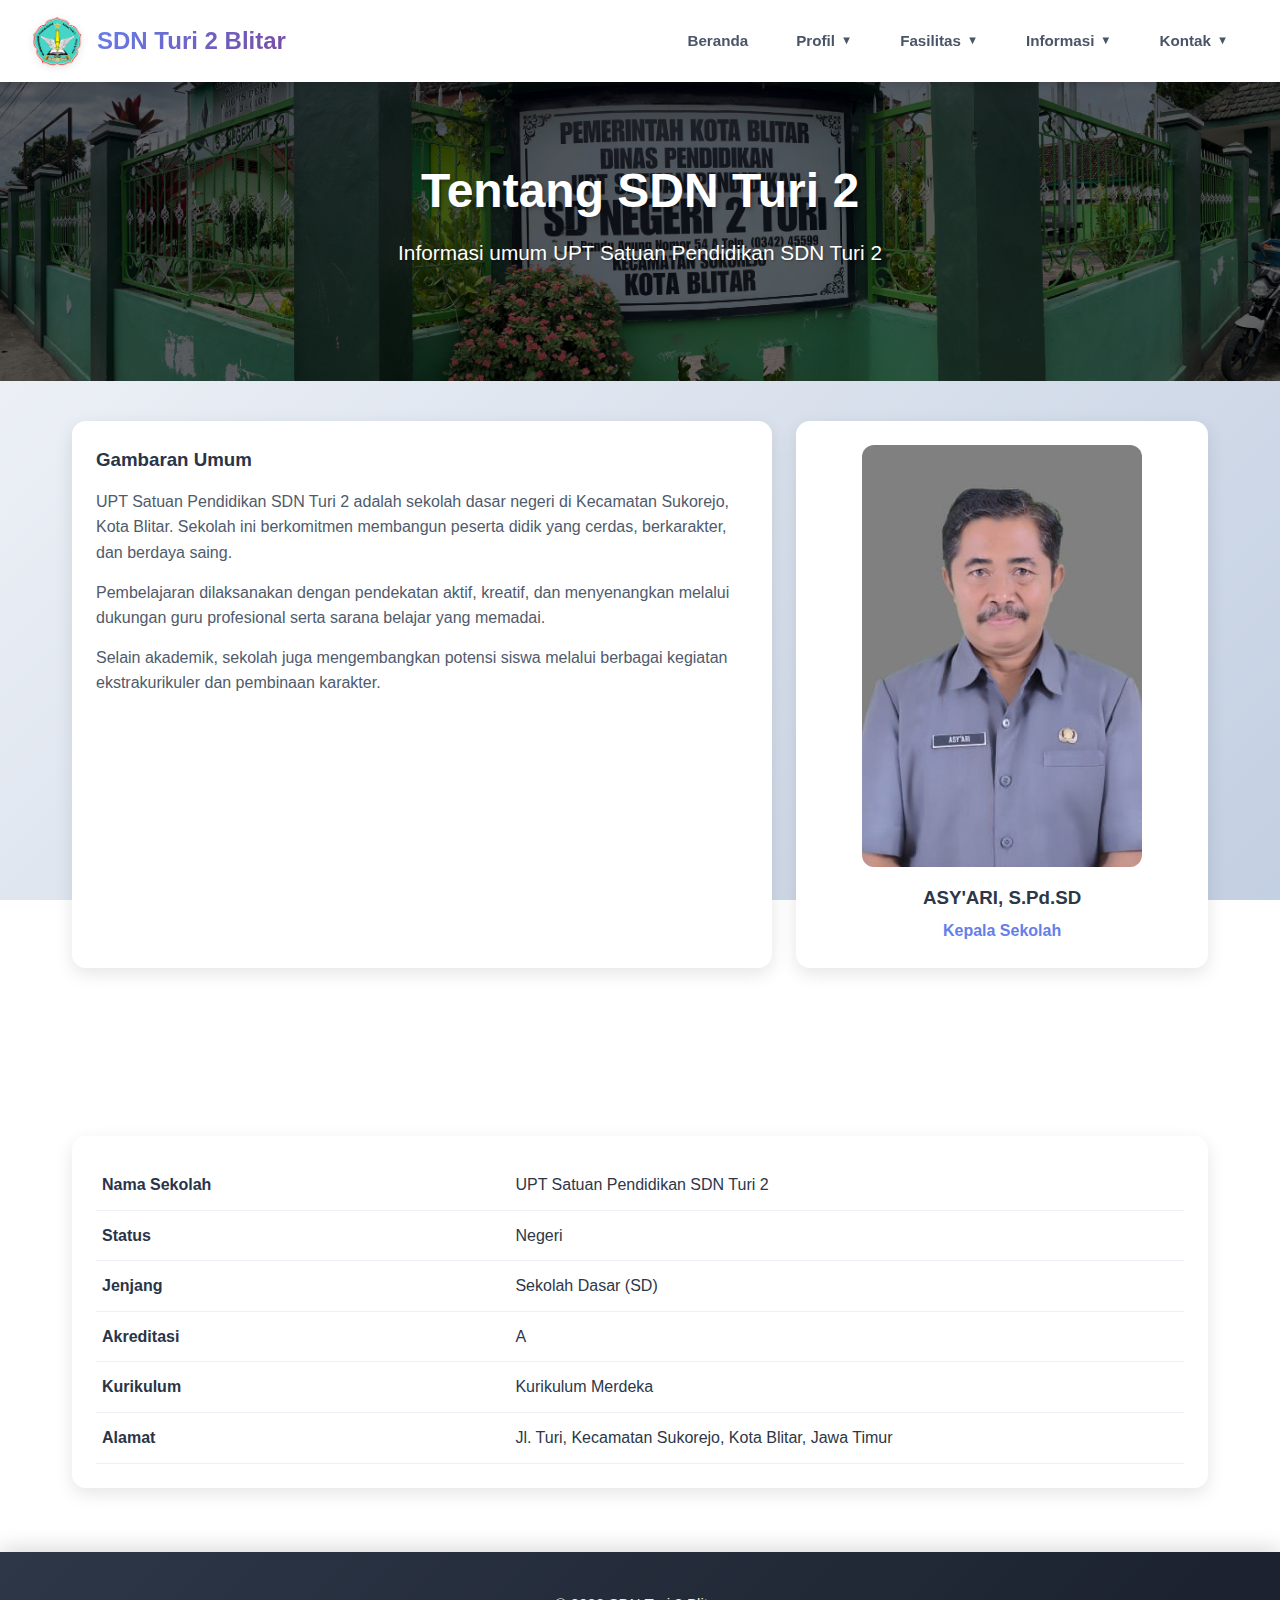
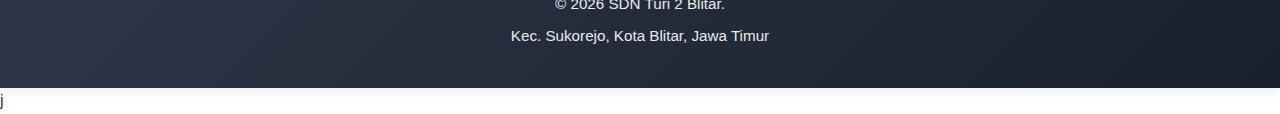
<file: SDN_Turi2/tentang.html>
﻿<!DOCTYPE html>
<html lang="id">
<head>
    <meta charset="UTF-8">
    <meta name="viewport" content="width=device-width, initial-scale=1.0">
    <title>Profil Sekolah - SDN Turi 2 Blitar</title>
    <link rel="stylesheet" href="css/style.css">
    <style>
        .profile-layout {
            display: grid;
            grid-template-columns: 1.7fr 1fr;
            gap: 24px;
        }

        .profile-card {
            background: #fff;
            border-radius: 14px;
            box-shadow: 0 6px 18px rgba(0, 0, 0, 0.1);
            padding: 24px;
        }

        .profile-card p {
            color: #4f5b6d;
            margin-bottom: 14px;
        }

        .identity-table {
            width: 100%;
            border-collapse: collapse;
        }

        .identity-table td {
            border-bottom: 1px solid #eceff4;
            padding: 12px 6px;
            vertical-align: top;
        }

        .identity-table td:first-child {
            width: 38%;
            font-weight: 700;
            color: #2a3448;
        }

        .profile-photo {
            width: 100%;
            max-width: 280px;
            border-radius: 12px;
            display: block;
            margin: 0 auto 16px;
        }

        @media (max-width: 768px) {
            .profile-layout {
                grid-template-columns: 1fr;
            }

            .identity-table,
            .identity-table tbody,
            .identity-table tr,
            .identity-table td {
                display: block;
                width: 100%;
            }

            .identity-table td:first-child {
                width: 100%;
                padding-bottom: 4px;
            }
        }
    </style>
</head>
<body>
    <header>
        <div class="header-content">
            <div class="logo">
                <div style="display: flex; align-items: center; gap: 15px;">
                    <img src="img/logo-sd.png" alt="Logo SDN Turi 2" style="height: 50px; width: auto;">
                    <h1 style="margin: 0; font-size: 1.5rem; line-height: 1;">SDN Turi 2 Blitar</h1>
                </div>
            </div>
            <nav>
                <ul>
                    <li><a href="index.html">Beranda</a></li>
                    <li class="dropdown">
                        <a href="#" class="dropbtn">Profil</a>
                        <div class="dropdown-content">
                            <a href="profil.html">Profil Sekolah</a>
                            <a href="tentang.html">Tentang Kami</a>
                            <a href="tenaga-kependidikan.html">Guru & Staf</a>
                        </div>
                    </li>
                    <li class="dropdown">
                        <a href="#" class="dropbtn">Fasilitas</a>
                        <div class="dropdown-content">
                            <a href="prasarana.html">Prasarana</a>
                            <a href="perpustakaan.html">Perpustakaan</a>
                        </div>
                    </li>
                    <li class="dropdown">
                        <a href="#" class="dropbtn">Informasi</a>
                        <div class="dropdown-content">
                            <a href="galeri.html">Galeri</a>
                            <a href="kegiatan.html">Kegiatan</a>
                            <a href="syarat-ppdb.html">PPDB</a>
                        </div>
                    </li>
                    <li class="dropdown">
                        <a href="#" class="dropbtn">Kontak</a>
                        <div class="dropdown-content">
                            <a href="kontak.html">Hubungi Kami</a>
                            <a href="alamat.html">Alamat</a>
                        </div>
                    </li>
                </ul>
            </nav>
        </div>
    </header>

    <section class="hero">
        <h2>Tentang SDN Turi 2</h2>
        <p>Informasi umum UPT Satuan Pendidikan SDN Turi 2</p>
    </section>

    <section class="container">
        <div class="profile-layout">
            <article class="profile-card">
                <h3 style="margin-bottom: 14px; color: #2a3448;">Gambaran Umum</h3>
                <p>UPT Satuan Pendidikan SDN Turi 2 adalah sekolah dasar negeri di Kecamatan Sukorejo, Kota Blitar. Sekolah ini berkomitmen membangun peserta didik yang cerdas, berkarakter, dan berdaya saing.</p>
                <p>Pembelajaran dilaksanakan dengan pendekatan aktif, kreatif, dan menyenangkan melalui dukungan guru profesional serta sarana belajar yang memadai.</p>
                <p>Selain akademik, sekolah juga mengembangkan potensi siswa melalui berbagai kegiatan ekstrakurikuler dan pembinaan karakter.</p>
            </article>

            <aside class="profile-card" style="text-align: center;">
                <img src="img/ASY'ARI.jpg" alt="Kepala Sekolah" class="profile-photo">
                <h3 style="margin-bottom: 6px;">ASY'ARI, S.Pd.SD</h3>
                <p style="margin: 0; color: #667eea; font-weight: 700;">Kepala Sekolah</p>
            </aside>
        </div>

        <h2 class="section-title" style="margin-top: 40px;">Identitas Lembaga</h2>
        <div class="profile-card">
            <table class="identity-table">
                <tr><td>Nama Sekolah</td><td>UPT Satuan Pendidikan SDN Turi 2</td></tr>
                <tr><td>Status</td><td>Negeri</td></tr>
                <tr><td>Jenjang</td><td>Sekolah Dasar (SD)</td></tr>
                <tr><td>Akreditasi</td><td>A</td></tr>
                <tr><td>Kurikulum</td><td>Kurikulum Merdeka</td></tr>
                <tr><td>Alamat</td><td>Jl. Turi, Kecamatan Sukorejo, Kota Blitar, Jawa Timur</td></tr>
            </table>
        </div>
    </section>

    <footer>
        <p>&copy; 2026 SDN Turi 2 Blitar.</p>
        <p>Kec. Sukorejo, Kota Blitar, Jawa Timur</p>
    </footer>
    <script src="js/main.js"></script>
</body>j
</html>
</file>
<file: SDN_Turi2/css/style.css>
/* ===================================
   MODERN STYLE - SDN TURI 2 BLITAR
   =================================== */

/* Reset & Base */
* {
    margin: 0;
    padding: 0;
    box-sizing: border-box;
    font-family: 'Inter', 'Segoe UI', Tahoma, Geneva, Verdana, sans-serif;
}

:root {
    --primary: #667eea;
    --secondary: #764ba2;
    --accent: #f093fb;
    --dark: #2d3748;
    --gray: #4a5568;
    --light-gray: #f7fafc;
    --white: #ffffff;
    --shadow-sm: 0 1px 3px rgba(0, 0, 0, 0.12);
    --shadow-md: 0 4px 6px rgba(0, 0, 0, 0.1);
    --shadow-lg: 0 10px 25px rgba(0, 0, 0, 0.15);
    --shadow-xl: 0 20px 40px rgba(0, 0, 0, 0.2);
    --transition: all 0.3s cubic-bezier(0.4, 0, 0.2, 1);
}

body {
    line-height: 1.6;
    color: var(--dark);
    background: linear-gradient(135deg, #f5f7fa 0%, #c3cfe2 100%);
    background-attachment: fixed;
    overflow-x: hidden;
}

a {
    text-decoration: none;
    transition: var(--transition);
}

ul {
    list-style: none;
}

img, video {
    max-width: 100%;
    height: auto;
}

/* ===================================
   HEADER & NAVBAR MODERN
   =================================== */
header {
    background: rgba(255, 255, 255, 0.98);
    backdrop-filter: blur(10px);
    box-shadow: var(--shadow-md);
    position: sticky;
    top: 0;
    z-index: 1000;
    width: 100%;
    transition: var(--transition);
}

.header-content {
    display: flex;
    justify-content: space-between;
    align-items: center;
    max-width: 1400px;
    margin: 0 auto;
    padding: 1rem 2rem;
}

.logo {
    flex-shrink: 0;
}

.logo h1 {
    font-size: 1.5rem;
    color: var(--dark);
    font-weight: 700;
    display: flex;
    align-items: center;
    gap: 12px;
    background: linear-gradient(135deg, var(--primary), var(--secondary));
    -webkit-background-clip: text;
    -webkit-text-fill-color: transparent;
    background-clip: text;
}

.logo img {
    filter: drop-shadow(0 2px 4px rgba(0, 0, 0, 0.1));
}

/* Navbar */
nav {
    flex: 1;
    display: flex;
    justify-content: flex-end;
}

nav > ul {
    display: flex;
    gap: 0.5rem;
    flex-wrap: wrap;
    align-items: center;
}

nav li {
    position: relative;
}

nav a {
    color: var(--gray);
    font-weight: 600;
    font-size: 0.95rem;
    padding: 0.75rem 1.25rem;
    border-radius: 8px;
    display: block;
    transition: var(--transition);
}

nav a:hover,
nav a.active {
    color: var(--primary);
    background: rgba(102, 126, 234, 0.1);
}

/* Dropdown Styles */
.dropdown {
    position: relative;
}

.dropbtn {
    cursor: pointer;
    display: flex;
    align-items: center;
    gap: 6px;
}

.dropbtn::after {
    content: '▼';
    font-size: 0.7rem;
    transition: transform 0.3s ease;
}

.dropdown:hover .dropbtn::after {
    transform: rotate(180deg);
}

.dropdown-content {
    position: absolute;
    top: 100%;
    left: 0;
    background: var(--white);
    min-width: 200px;
    box-shadow: var(--shadow-lg);
    border-radius: 12px;
    padding: 0.5rem 0;
    opacity: 0;
    visibility: hidden;
    transform: translateY(-10px);
    transition: var(--transition);
    z-index: 1000;
    margin-top: 0.5rem;
}

.dropdown:hover .dropdown-content {
    opacity: 1;
    visibility: visible;
    transform: translateY(0);
}

.dropdown-content a {
    padding: 0.75rem 1.25rem;
    display: block;
    border-radius: 0;
}

.dropdown-content a:hover {
    background: linear-gradient(135deg, rgba(102, 126, 234, 0.1), rgba(118, 75, 162, 0.1));
    color: var(--primary);
}

/* Mobile Menu Toggle */
.menu-toggle {
    display: none;
    border: 0;
    background: linear-gradient(135deg, var(--primary), var(--secondary));
    color: var(--white);
    width: 44px;
    height: 44px;
    border-radius: 12px;
    font-size: 1.5rem;
    cursor: pointer;
    align-items: center;
    justify-content: center;
    box-shadow: var(--shadow-md);
    transition: var(--transition);
}

.menu-toggle:hover {
    transform: scale(1.05);
}

.menu-toggle:active {
    transform: scale(0.95);
}

/* ===================================
   HERO SECTION
   =================================== */
/* ===================================
   HERO SECTION
   =================================== */
/* ===================================
   HERO SECTION (SUDAH DIPERBAIKI)
   =================================== */
.hero {
    background-image: url('../img/BannerPano.jpeg'); 
    background-size: cover;
    background-position: center;
    background-repeat: no-repeat;
    
    position: relative;
    color: white;
    text-align: center;
    
    /* BAGIAN INI YANG DIUBAH (DIPERKECIL) */
    /* Sebelumnya 120px, sekarang 80px agar lebih pendek */
    padding: 80px 20px; 
    
    margin-bottom: 40px;
}

/* Overlay Hitam Transparan */
.hero::before {
    content: '';
    position: absolute;
    top: 0; left: 0; width: 100%; height: 100%;
    background: rgba(0, 0, 0, 0.6);
    z-index: 1;
}

.hero h2,
.hero p,
.hero .btn {
    position: relative;
    z-index: 2;
}

.hero h2 {
    font-size: 3rem;
    margin-bottom: 1rem;
    font-weight: 800;
    text-shadow: 2px 2px 4px rgba(0, 0, 0, 0.3);
    line-height: 1.2;
}

.hero p {
    font-size: 1.3rem;
    margin-bottom: 2rem;
    text-shadow: 1px 1px 2px rgba(0, 0, 0, 0.3);
    font-weight: 300;
}

.btn {
    display: inline-block;
    background: var(--white);
    color: var(--primary);
    padding: 1rem 2.5rem;
    border-radius: 50px;
    font-weight: 700;
    font-size: 1rem;
    box-shadow: var(--shadow-lg);
    transition: var(--transition);
    border: 2px solid var(--white);
}

.btn:hover {
    transform: translateY(-3px);
    box-shadow: var(--shadow-xl);
    background: transparent;
    color: var(--white);
}

/* ===================================
   CONTAINER & SECTIONS
   =================================== */
.container {
    max-width: 1200px;
    margin: 0 auto 4rem auto;
    padding: 0 2rem;
}

.section-title {
    text-align: center;
    margin-bottom: 3rem;
    font-size: 2.5rem;
    color: var(--dark);
    position: relative;
    padding-bottom: 1rem;
    font-weight: 800;
}

.section-title::after {
    content: '';
    position: absolute;
    bottom: 0;
    left: 50%;
    transform: translateX(-50%);
    width: 80px;
    height: 4px;
    background: linear-gradient(90deg, var(--primary), var(--secondary));
    border-radius: 2px;
}

/* ===================================
   GRID SYSTEM
   =================================== */
.features,
.activity-grid,
.contact-info {
    display: grid;
    grid-template-columns: repeat(auto-fit, minmax(280px, 1fr));
    gap: 2rem;
}

/* ===================================
   CARD DESIGNS
   =================================== */
.feature-card,
.activity-card,
.contact-item {
    background: var(--white);
    padding: 2rem;
    border-radius: 20px;
    text-align: center;
    box-shadow: var(--shadow-md);
    transition: var(--transition);
    position: relative;
    overflow: hidden;
}

.feature-card::before,
.activity-card::before,
.contact-item::before {
    content: '';
    position: absolute;
    top: 0;
    left: 0;
    right: 0;
    height: 4px;
    background: linear-gradient(90deg, var(--primary), var(--secondary));
    transform: scaleX(0);
    transition: transform 0.3s ease;
}

.feature-card:hover::before,
.activity-card:hover::before,
.contact-item:hover::before {
    transform: scaleX(1);
}

.feature-card:hover,
.activity-card:hover,
.contact-item:hover {
    transform: translateY(-8px);
    box-shadow: var(--shadow-xl);
}

.feature-icon,
.activity-icon,
.contact-icon {
    font-size: 3.5rem;
    margin-bottom: 1.5rem;
    display: block;
    filter: drop-shadow(0 4px 6px rgba(0, 0, 0, 0.1));
}

.feature-card h3,
.feature-card h4,
.activity-card h4,
.contact-item h4 {
    color: var(--dark);
    margin-bottom: 0.75rem;
    font-weight: 700;
    font-size: 1.25rem;
}

.feature-card p,
.activity-card p,
.contact-item p {
    color: var(--gray);
    font-size: 0.95rem;
    line-height: 1.6;
}

/* ===================================
   FOOTER
   =================================== */
footer {
    background: linear-gradient(135deg, var(--dark) 0%, #1a202c 100%);
    color: var(--white);
    text-align: center;
    padding: 2rem;
    margin-top: 4rem;
    box-shadow: 0 -4px 20px rgba(0, 0, 0, 0.15);
}

footer p {
    margin: 0.5rem 0;
    font-size: 0.95rem;
    opacity: 0.9;
}

/* ===================================
   RESPONSIVE DESIGN
   =================================== */
@media (max-width: 768px) {
    .header-content {
        flex-direction: column;
        gap: 1rem;
        padding: 1rem;
    }

    .logo > div {
        justify-content: center;
    }

    .logo h1 {
        font-size: 1.25rem;
        text-align: center;
    }

    nav {
        width: 100%;
    }

    .menu-toggle {
        display: inline-flex;
        align-self: flex-end;
    }

    nav > ul {
        display: none;
        flex-direction: column;
        width: 100%;
        gap: 0.5rem;
        background: var(--white);
        border-radius: 12px;
        padding: 1rem;
        box-shadow: var(--shadow-lg);
        margin-top: 0.5rem;
    }

    nav > ul.nav-open {
        display: flex;
    }

    nav li {
        width: 100%;
    }

    nav a {
        text-align: center;
        padding: 0.875rem;
    }

    /* Dropdown mobile */
    .dropdown-content {
        position: static;
        display: none;
        min-width: 100%;
        margin-top: 0.5rem;
        box-shadow: none;
        border: 2px solid rgba(102, 126, 234, 0.1);
        background: rgba(102, 126, 234, 0.05);
    }

    .dropdown.dropdown-open > .dropdown-content {
        display: block;
    }

    .dropdown:hover .dropdown-content {
        display: none;
    }

    .dropdown.dropdown-open:hover > .dropdown-content {
        display: block;
    }

    .dropbtn::after {
        margin-left: auto;
    }

    .hero {
        padding: 3rem 1.5rem;
        border-radius: 0 0 30px 30px;
    }

    .hero h2 {
        font-size: 2rem;
    }

    .hero p {
        font-size: 1rem;
    }

    .container {
        padding: 0 1rem;
    }

    .section-title {
        font-size: 1.75rem;
    }

    .features,
    .activity-grid,
    .contact-info {
        grid-template-columns: 1fr;
        gap: 1.5rem;
    }

    .feature-card,
    .activity-card,
    .contact-item {
        padding: 1.5rem;
    }
}

/* ===================================
   ANIMATIONS
   =================================== */
@keyframes fadeInUp {
    from {
        opacity: 0;
        transform: translateY(30px);
    }
    to {
        opacity: 1;
        transform: translateY(0);
    }
}

@keyframes pulse {
    0%, 100% {
        transform: scale(1);
    }
    50% {
        transform: scale(1.05);
    }
}

.fade-in {
    animation: fadeInUp 0.6s ease-out;
}

/* ===================================
   UTILITY CLASSES
   =================================== */
.text-center {
    text-align: center;
}

.mt-30 {
    margin-top: 2rem;
}

.mb-30 {
    margin-bottom: 2rem;
}

.hidden {
    display: none;
}

/* Smooth scrolling */
html {
    scroll-behavior: smooth;
}

/* Focus states for accessibility */
a:focus,
button:focus,
input:focus,
textarea:focus {
    outline: 2px solid var(--primary);
    outline-offset: 2px;
}
/* ===================================
   RESPONSIVE DESIGN (FIX POSISI SEJAJAR)
   =================================== */
@media (max-width: 768px) {
    
    /* 1. KUNCI UTAMA: Mengubah susunan jadi Baris (Kiri-Kanan) */
    .header-content {
        display: flex;
        flex-direction: row;    /* Pastikan berjejer ke samping */
        justify-content: space-between; /* Logo mentok kiri, Tombol mentok kanan */
        align-items: center;    /* PENTING: Ini yang bikin logo & tombol sejajar vertikal (tengah) */
        padding: 0.8rem 1.5rem; /* Jarak aman dari pinggir layar */
        gap: 10px;              /* Jarak minimal antar elemen */
    }

    /* 2. Mengatur Logo & Tulisan agar muat */
    .logo {
        flex: 1; /* Mengambil sisa ruang agar teks panjang tidak merusak layout */
        max-width: 80%; /* Batasi lebar logo supaya tidak menabrak tombol */
    }

    .logo > div {
        justify-content: flex-start; /* Logo rata kiri */
    }

    .logo img {
        height: 40px; /* Perkecil sedikit logo di HP biar proporsional */
        width: auto;
    }

    .logo h1 {
        font-size: 1rem; /* Perkecil font agar "SDN Turi 2 Blitar" muat satu baris */
        text-align: left;
        line-height: 1.2;
        margin: 0;
    }

    /* 3. Mengatur Tombol Menu (Garis Tiga) */
    nav {
        width: auto;      /* Jangan 100%, cukup seukuran tombol saja */
        flex: 0 0 auto;   /* Mencegah tombol gepeng/mengecil */
        display: flex;
        align-items: center; /* Pastikan tombol ada di tengah vertikal container-nya */
    }

    .menu-toggle {
        display: flex;
        margin: 0;        /* Hapus margin aneh */
        font-size: 1.5rem; 
    }

    /* 4. Mengatur Menu Dropdown (Saat tombol diklik) */
    nav > ul {
        position: absolute; /* Menu muncul melayang di bawah header */
        top: 100%;          /* Tepat di bawah garis header */
        left: 0;
        width: 100%;        /* Lebar penuh */
        display: none;      /* Sembunyi dulu */
        flex-direction: column;
        background: var(--white);
        box-shadow: 0 10px 15px rgba(0,0,0,0.1);
        padding: 1rem;
        z-index: 999;
        margin-top: 0;
        border-top: 1px solid #eee;
    }

    /* Class wajib untuk memunculkan menu via Javascript */
    nav > ul.nav-open {
        display: flex;
    }

    nav li {
        width: 100%;
        margin-bottom: 5px;
    }

    nav a {
        text-align: left;
        padding: 10px 15px;
        display: block;
    }
    
    /* Reset style dropdown bawaan agar rapi di HP */
    .dropdown-content {
        position: static;
        display: none;
        width: 100%;
        box-shadow: none;
        background: #f8f9fa;
        padding-left: 20px;
    }
    
    .dropdown.dropdown-open .dropdown-content {
        display: block;
    }

    /* Penyesuaian Hero Section (Gambar Banner) */
    .hero {
        padding: 3rem 1.5rem;
    }
    
    .hero h2 {
        font-size: 1.8rem;
    }
}
</file>
